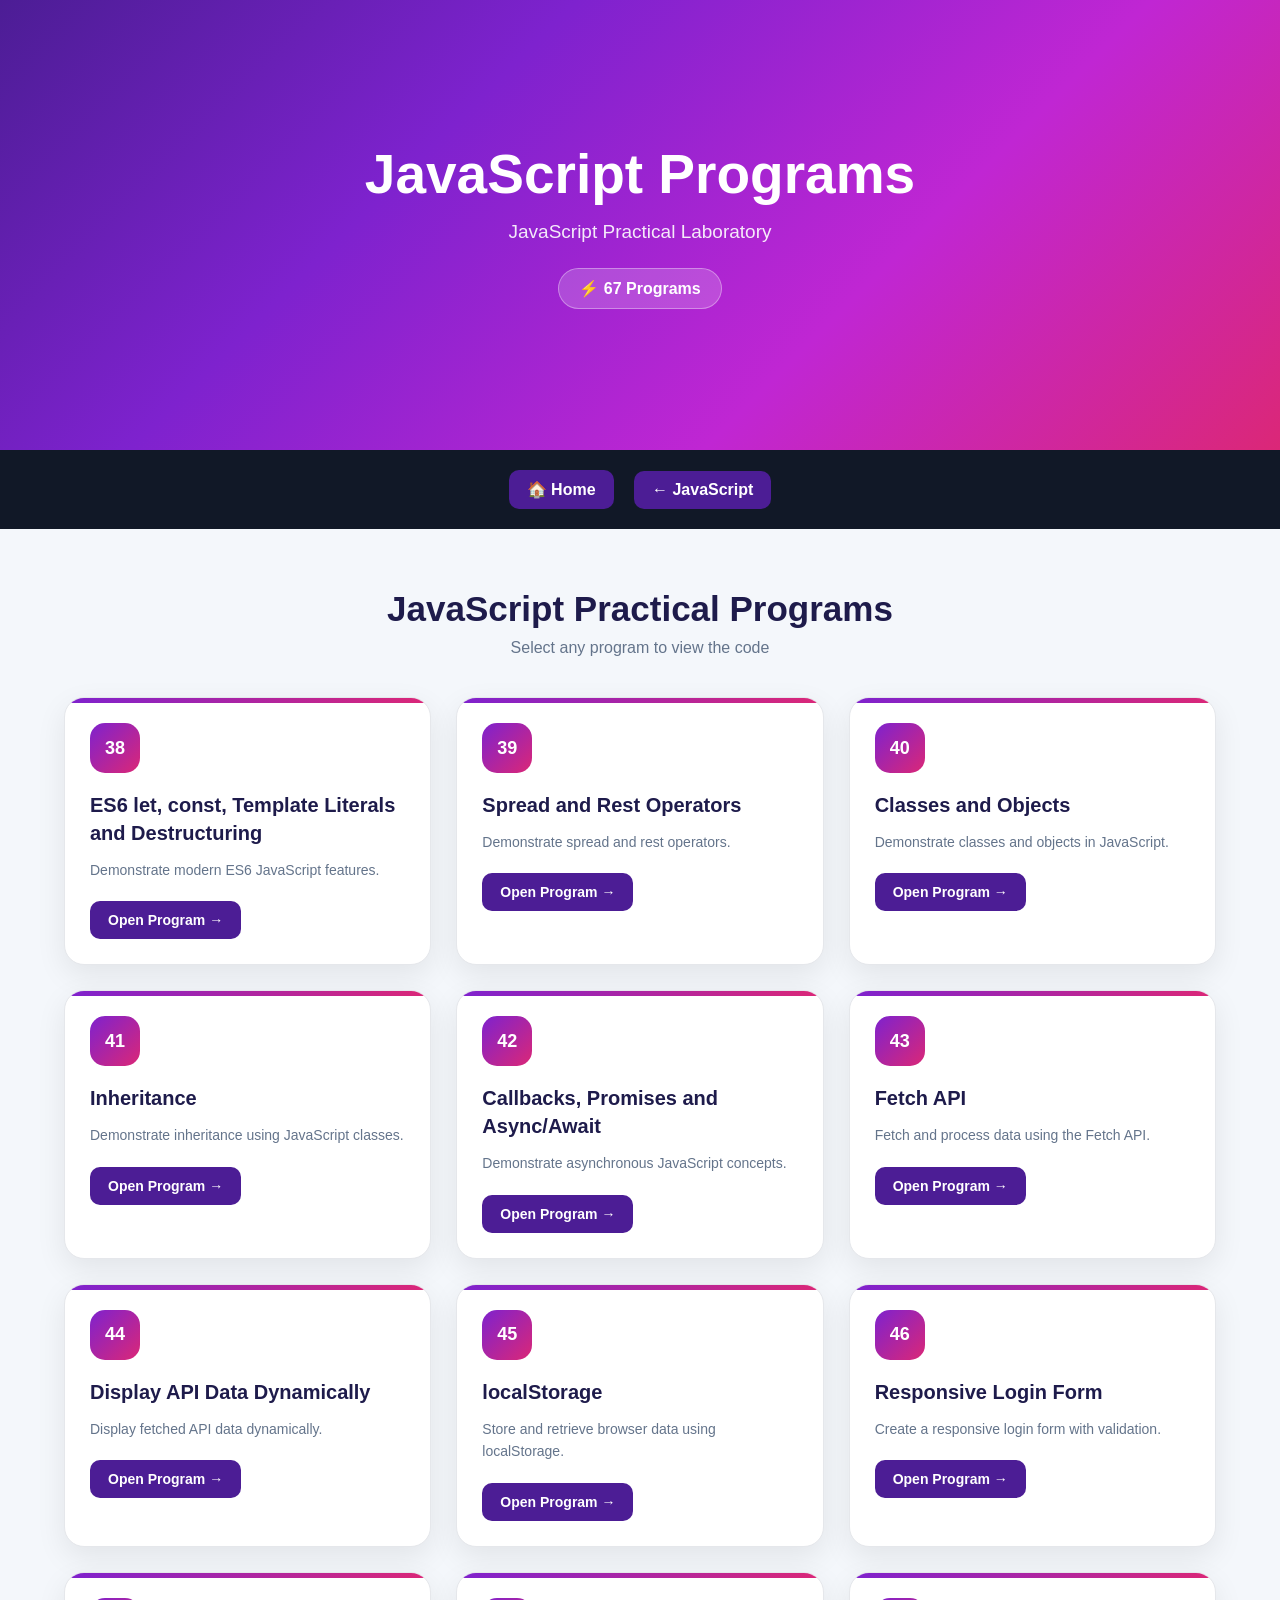
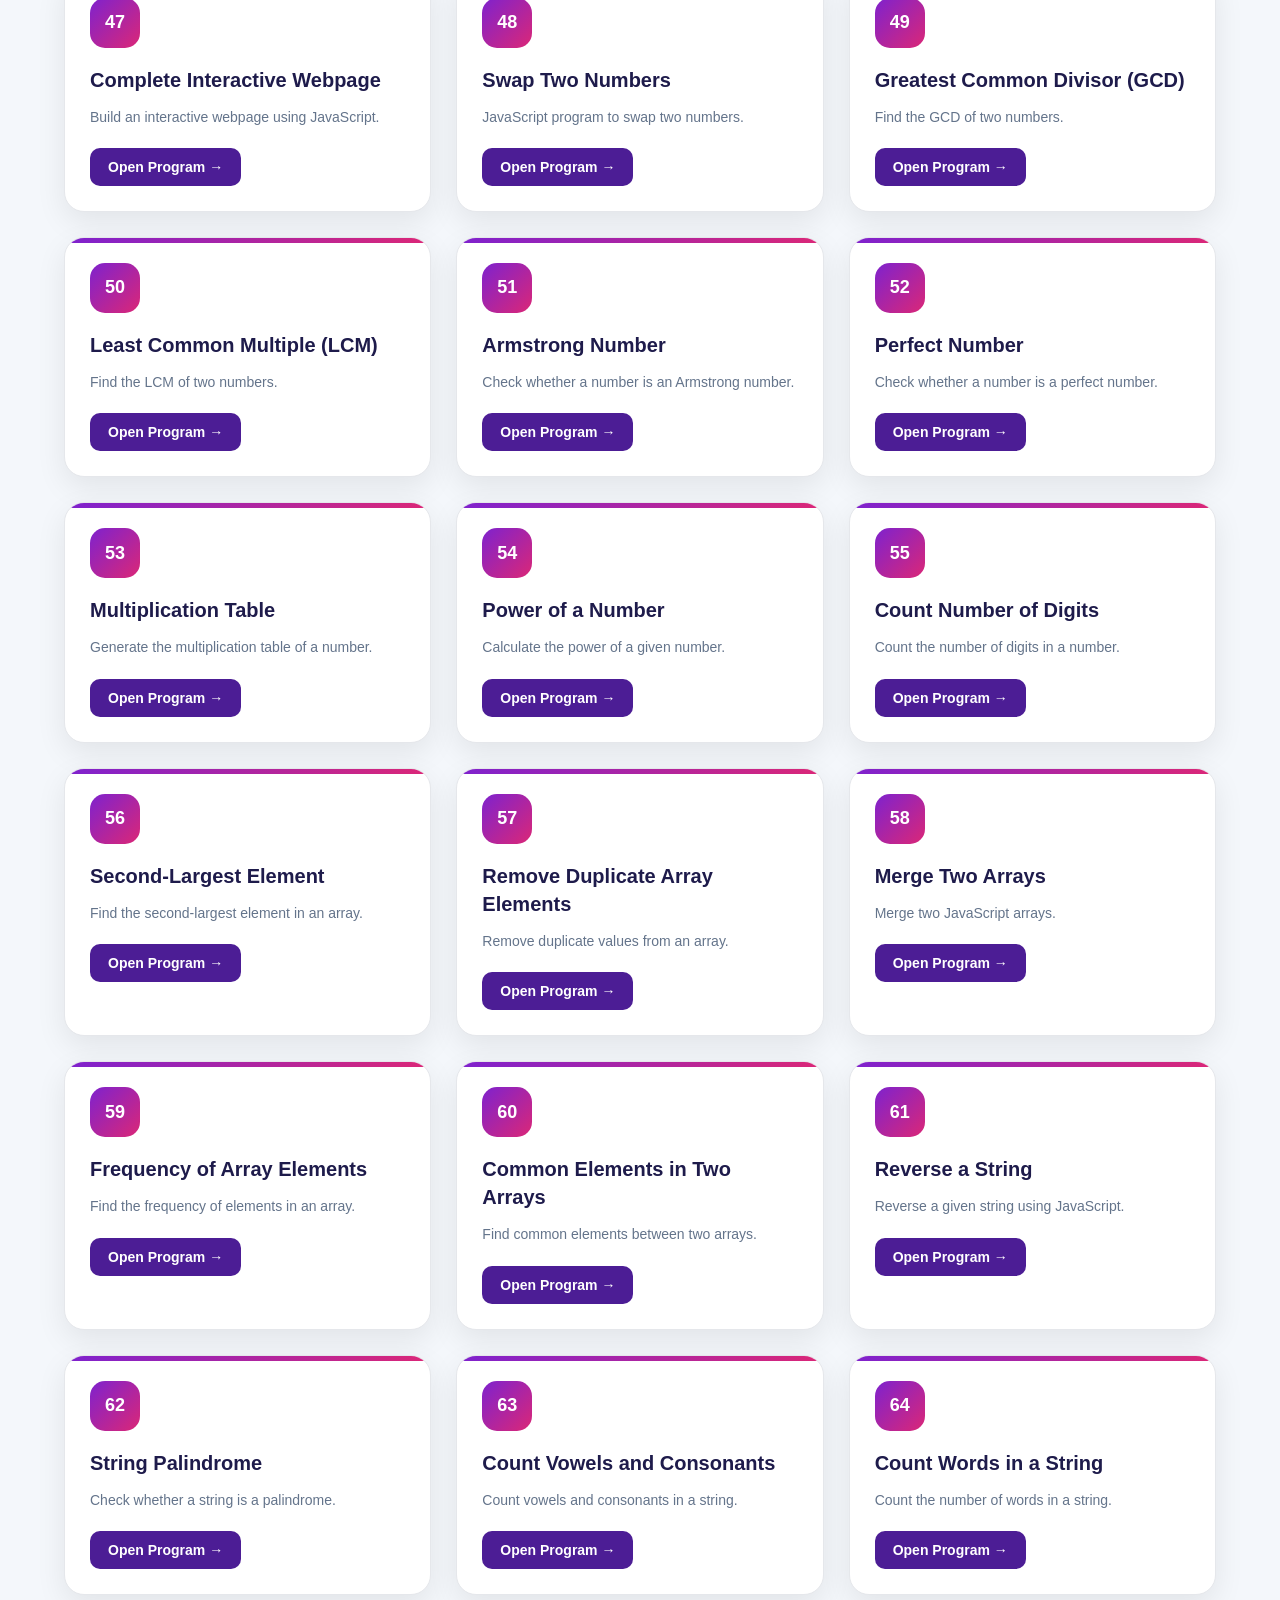
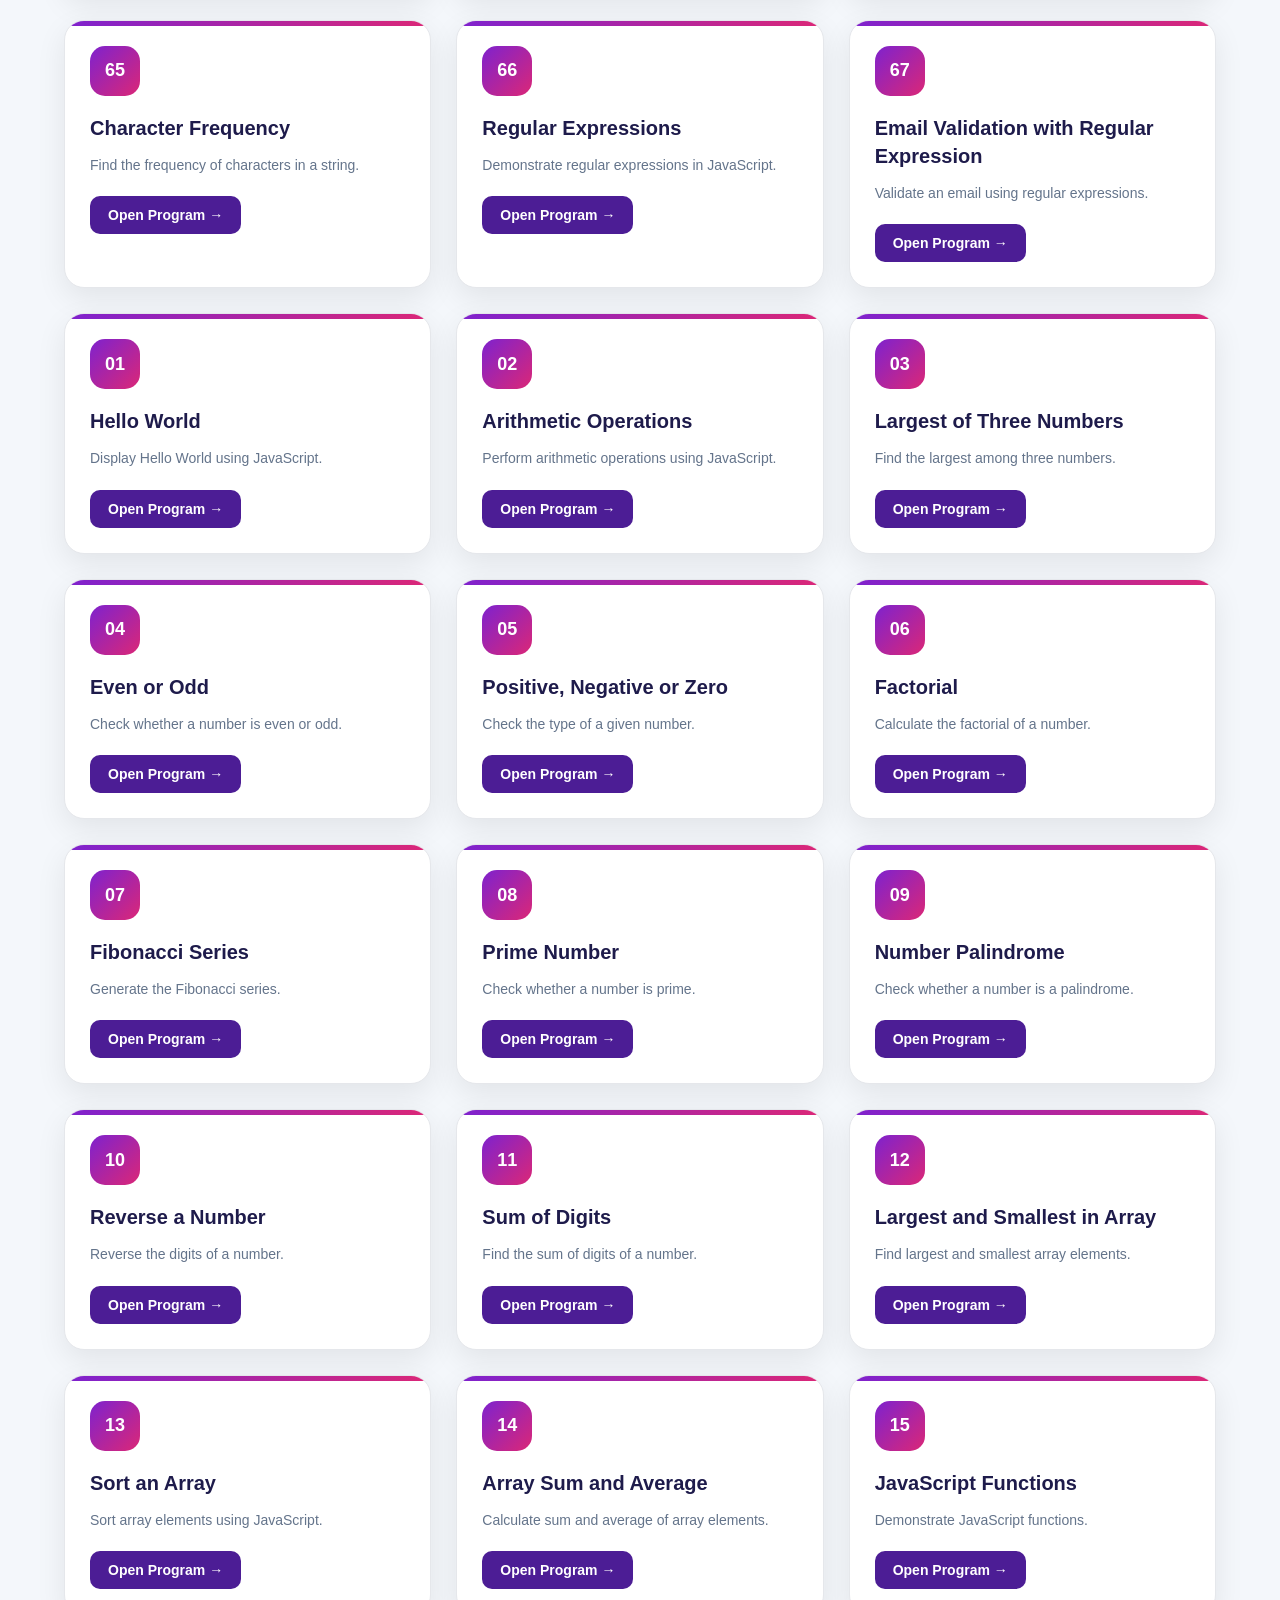
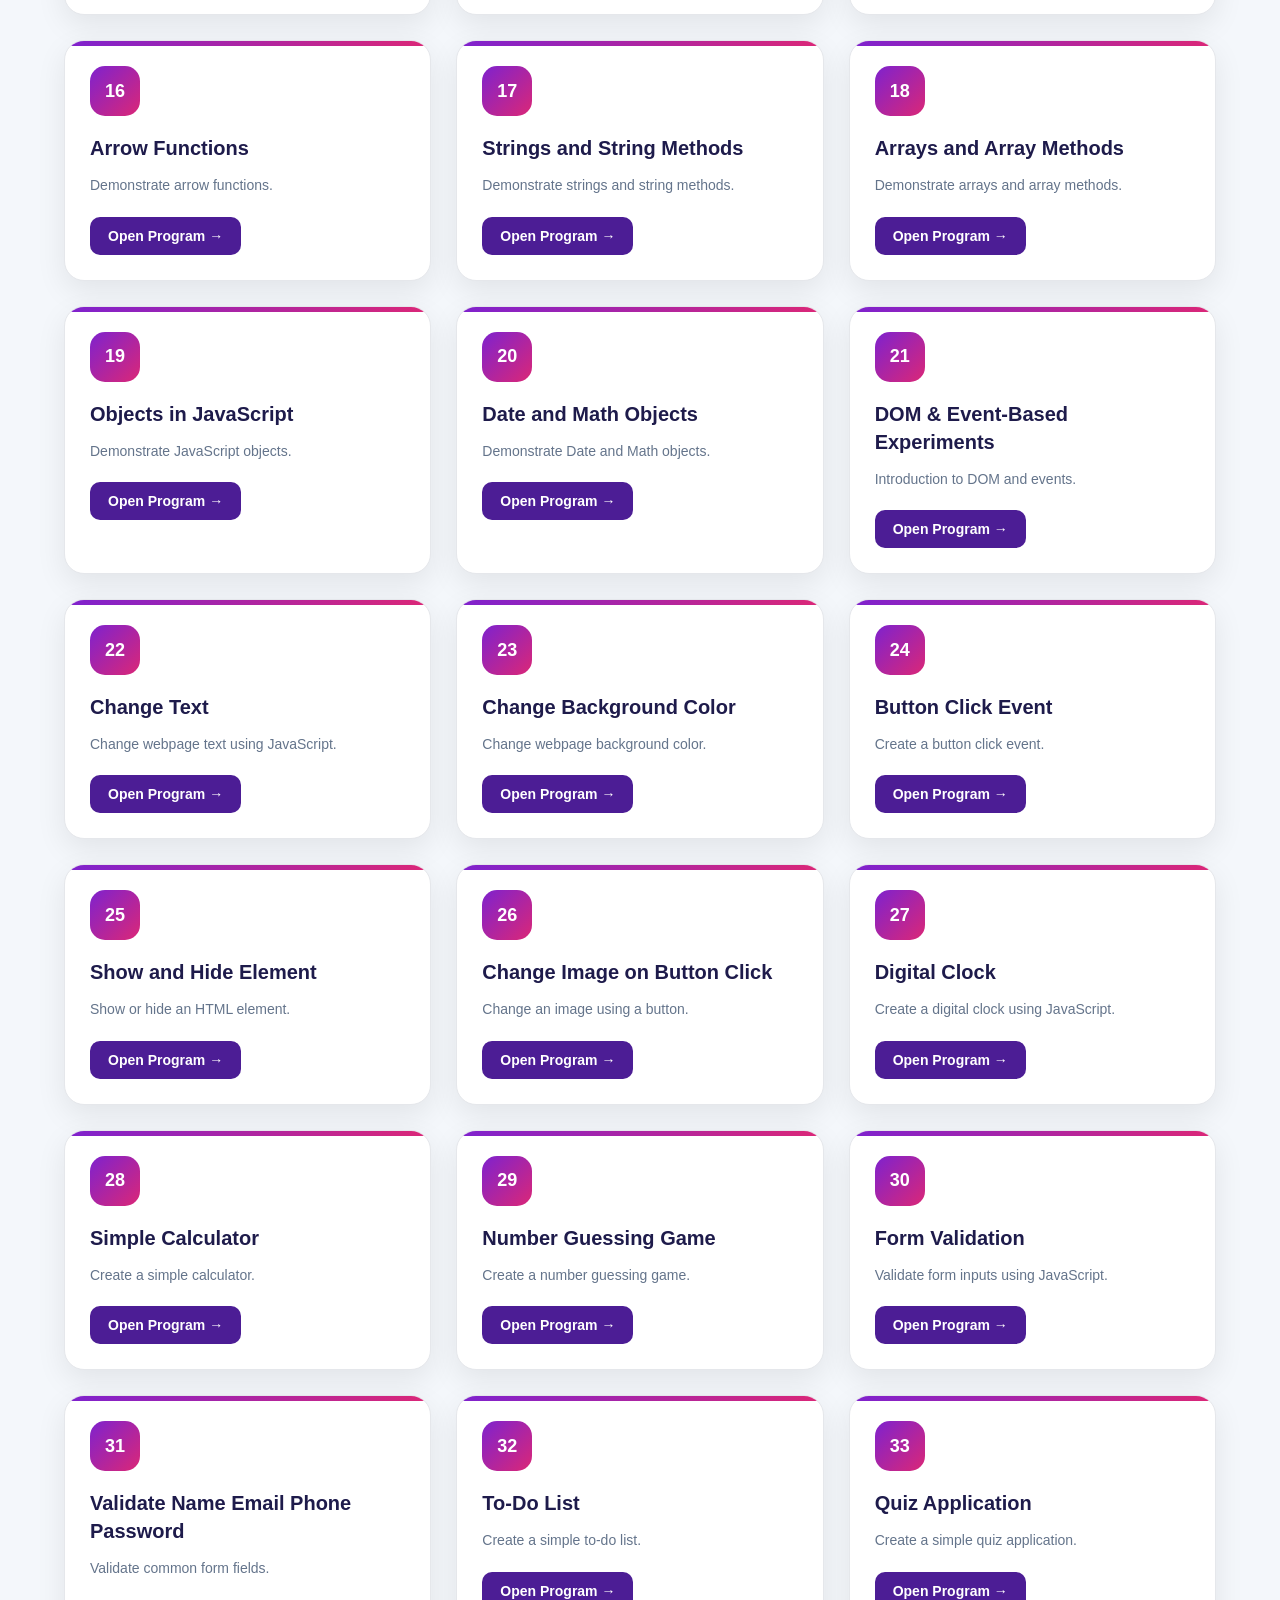
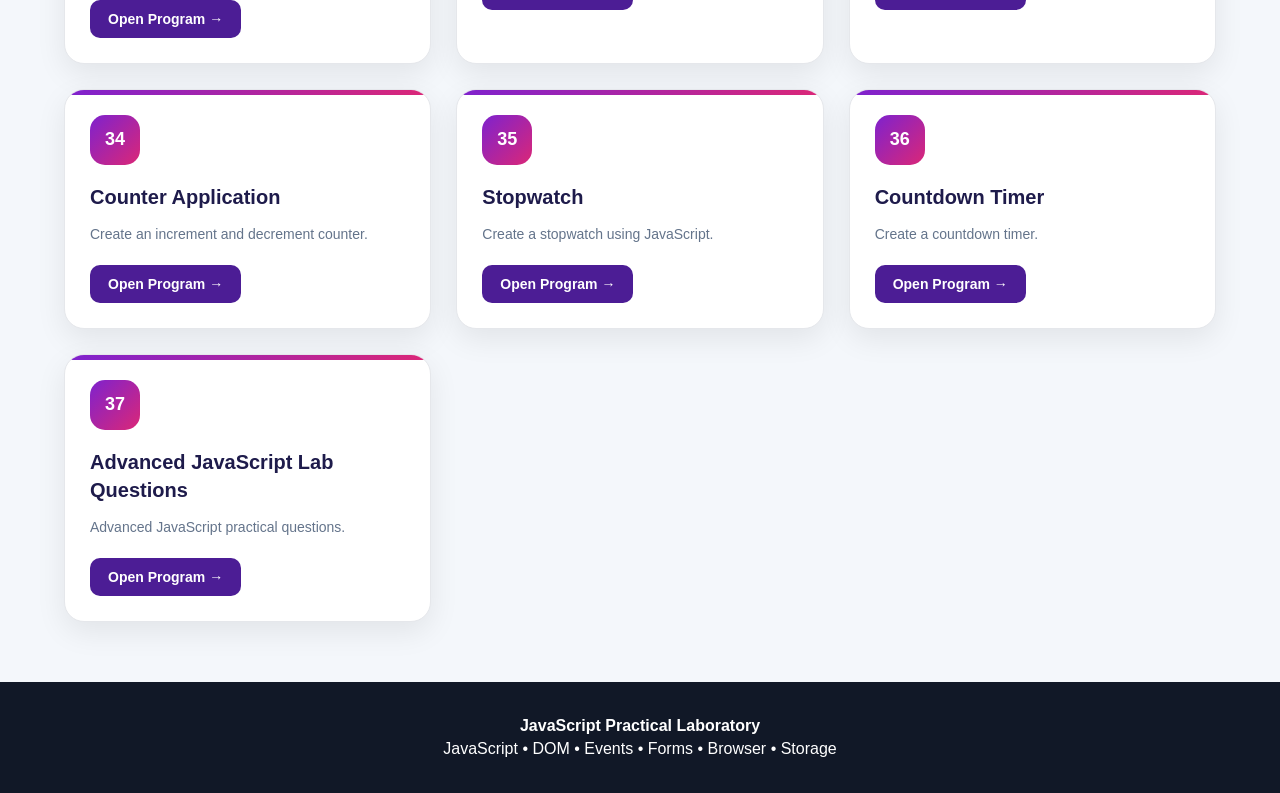
<file: basics/index.html>
<!DOCTYPE html>
<html lang="en">

<head>

<meta charset="UTF-8">
<meta name="viewport" content="width=device-width, initial-scale=1.0">

<title>JavaScript Programs</title>

<style>

/* =========================
   BASIC
========================= */

*{
    margin:0;
    padding:0;
    box-sizing:border-box;
    font-family:Arial,sans-serif;
}

html{
    scroll-behavior:smooth;
}

body{
    background:#f4f7fb;
    color:#172033;
}


/* =========================
   HERO
========================= */

header{
    min-height:50vh;

    display:flex;
    align-items:center;
    justify-content:center;

    text-align:center;

    padding:50px 20px;

    background:
    linear-gradient(
        135deg,
        #4c1d95,
        #7e22ce,
        #c026d3,
        #db2777
    );

    color:white;
}

.hero h1{
    font-size:55px;
    margin-bottom:15px;
}

.hero p{
    font-size:19px;
    opacity:.9;
    margin-bottom:25px;
}

.program-count{
    display:inline-block;

    padding:10px 20px;

    border-radius:30px;

    background:rgba(255,255,255,.18);

    border:1px solid rgba(255,255,255,.35);

    font-weight:bold;
}


/* =========================
   NAVBAR
========================= */

nav{
    position:sticky;
    top:0;

    z-index:1000;

    background:#111827;

    padding:15px;

    text-align:center;
}

nav a{
    display:inline-block;

    color:white;

    text-decoration:none;

    margin:5px 8px;

    padding:10px 18px;

    border-radius:10px;

    background:#4c1d95;

    font-weight:bold;

    transition:.3s;
}

nav a:hover{
    background:#db2777;

    transform:translateY(-3px);
}


/* =========================
   CONTAINER
========================= */

.container{
    width:90%;

    max-width:1200px;

    margin:60px auto;
}


/* =========================
   TITLE
========================= */

.title{
    text-align:center;

    margin-bottom:40px;
}

.title h2{
    font-size:35px;

    margin-bottom:10px;

    color:#1e1b4b;
}

.title p{
    color:#64748b;

    font-size:16px;
}


/* =========================
   PROGRAM GRID
========================= */

.program-grid{

    display:grid;

    grid-template-columns:
    repeat(auto-fit,minmax(280px,1fr));

    gap:25px;
}


/* =========================
   PROGRAM CARD
========================= */

.program-card{

    background:white;

    padding:25px;

    border-radius:20px;

    box-shadow:
    0 10px 30px rgba(0,0,0,.08);

    border:1px solid #e5e7eb;

    transition:.35s;

    position:relative;

    overflow:hidden;
}

.program-card::before{

    content:"";

    position:absolute;

    top:0;
    left:0;

    width:100%;
    height:5px;

    background:
    linear-gradient(
        90deg,
        #7e22ce,
        #db2777
    );
}

.program-card:hover{

    transform:translateY(-8px);

    box-shadow:
    0 20px 45px rgba(0,0,0,.14);
}


/* =========================
   NUMBER
========================= */

.number{

    width:50px;
    height:50px;

    display:flex;

    align-items:center;
    justify-content:center;

    border-radius:15px;

    background:
    linear-gradient(
        135deg,
        #7e22ce,
        #db2777
    );

    color:white;

    font-size:18px;

    font-weight:bold;

    margin-bottom:18px;
}


/* =========================
   CARD TEXT
========================= */

.program-card h3{

    font-size:20px;

    margin-bottom:12px;

    color:#1e1b4b;

    line-height:1.4;
}

.program-card p{

    color:#64748b;

    font-size:14px;

    line-height:1.6;

    margin-bottom:20px;
}


/* =========================
   OPEN BUTTON
========================= */

.open-btn{

    display:inline-block;

    text-decoration:none;

    padding:11px 18px;

    border-radius:10px;

    background:#4c1d95;

    color:white;

    font-weight:bold;

    font-size:14px;

    transition:.3s;
}

.open-btn:hover{

    background:#db2777;

    transform:scale(1.05);
}


/* =========================
   FOOTER
========================= */

footer{

    background:#111827;

    color:white;

    text-align:center;

    padding:30px;

    margin-top:60px;
}

footer p{
    margin:5px;
}


/* =========================
   MOBILE
========================= */

@media(max-width:600px){

    .hero h1{
        font-size:38px;
    }

    .hero p{
        font-size:16px;
    }

    nav a{
        margin:3px;
        font-size:13px;
    }

    .container{
        width:92%;
    }

    .program-grid{
        grid-template-columns:1fr;
    }

}

</style>

</head>


<body>


<!-- ================= HERO ================= -->

<header>

    <div class="hero">

        <h1>JavaScript Programs</h1>

        <p>
            JavaScript Practical Laboratory
        </p>

        <span class="program-count">
            ⚡ 67 Programs
        </span>

    </div>

</header>


<!-- ================= NAV ================= -->

<nav>

    <a href="../../index.html">
        🏠 Home
    </a>

    <a href="../index.html">
        ← JavaScript
    </a>

</nav>


<!-- ================= MAIN ================= -->

<main class="container">


    <div class="title">

        <h2>
            JavaScript Practical Programs
        </h2>

        <p>
            Select any program to view the code
        </p>

    </div>


    <div class="program-grid">


        <!-- 38 -->

        <div class="program-card">

            <div class="number">38</div>

            <h3>
                ES6 let, const, Template Literals and Destructuring
            </h3>

            <p>
                Demonstrate modern ES6 JavaScript features.
            </p>

            <a
                href="js-38-es6-let-const-template-destructuring.html"
                class="open-btn">
                Open Program →
            </a>

        </div>


        <!-- 39 -->

        <div class="program-card">

            <div class="number">39</div>

            <h3>
                Spread and Rest Operators
            </h3>

            <p>
                Demonstrate spread and rest operators.
            </p>

            <a
                href="js-39-spread-rest.html"
                class="open-btn">
                Open Program →
            </a>

        </div>


        <!-- 40 -->

        <div class="program-card">

            <div class="number">40</div>

            <h3>
                Classes and Objects
            </h3>

            <p>
                Demonstrate classes and objects in JavaScript.
            </p>

            <a
                href="js-40-classes-objects.html"
                class="open-btn">
                Open Program →
            </a>

        </div>


        <!-- 41 -->

        <div class="program-card">

            <div class="number">41</div>

            <h3>
                Inheritance
            </h3>

            <p>
                Demonstrate inheritance using JavaScript classes.
            </p>

            <a
                href="js-41-inheritance.html"
                class="open-btn">
                Open Program →
            </a>

        </div>


        <!-- 42 -->

        <div class="program-card">

            <div class="number">42</div>

            <h3>
                Callbacks, Promises and Async/Await
            </h3>

            <p>
                Demonstrate asynchronous JavaScript concepts.
            </p>

            <a
                href="js-42-callbacks-promises-async.html"
                class="open-btn">
                Open Program →
            </a>

        </div>


        <!-- 43 -->

        <div class="program-card">

            <div class="number">43</div>

            <h3>
                Fetch API
            </h3>

            <p>
                Fetch and process data using the Fetch API.
            </p>

            <a
                href="js-43-fetch-api.html"
                class="open-btn">
                Open Program →
            </a>

        </div>


        <!-- 44 -->

        <div class="program-card">

            <div class="number">44</div>

            <h3>
                Display API Data Dynamically
            </h3>

            <p>
                Display fetched API data dynamically.
            </p>

            <a
                href="js-44-display-api-data.html"
                class="open-btn">
                Open Program →
            </a>

        </div>


        <!-- 45 -->

        <div class="program-card">

            <div class="number">45</div>

            <h3>
                localStorage
            </h3>

            <p>
                Store and retrieve browser data using localStorage.
            </p>

            <a
                href="js-45-localstorage.html"
                class="open-btn">
                Open Program →
            </a>

        </div>


        <!-- 46 -->

        <div class="program-card">

            <div class="number">46</div>

            <h3>
                Responsive Login Form
            </h3>

            <p>
                Create a responsive login form with validation.
            </p>

            <a
                href="js-46-responsive-login.html"
                class="open-btn">
                Open Program →
            </a>

        </div>


        <!-- 47 -->

        <div class="program-card">

            <div class="number">47</div>

            <h3>
                Complete Interactive Webpage
            </h3>

            <p>
                Build an interactive webpage using JavaScript.
            </p>

            <a
                href="js-47-interactive-webpage.html"
                class="open-btn">
                Open Program →
            </a>

        </div>


        <!-- 48 -->

        <div class="program-card">

            <div class="number">48</div>

            <h3>
                Swap Two Numbers
            </h3>

            <p>
                JavaScript program to swap two numbers.
            </p>

            <a
                href="js-48-swap-two-numbers.html"
                class="open-btn">
                Open Program →
            </a>

        </div>


        <!-- 49 -->

        <div class="program-card">

            <div class="number">49</div>

            <h3>
                Greatest Common Divisor (GCD)
            </h3>

            <p>
                Find the GCD of two numbers.
            </p>

            <a
                href="js-49-gcd.html"
                class="open-btn">
                Open Program →
            </a>

        </div>


        <!-- 50 -->

        <div class="program-card">

            <div class="number">50</div>

            <h3>
                Least Common Multiple (LCM)
            </h3>

            <p>
                Find the LCM of two numbers.
            </p>

            <a
                href="js-50-lcm.html"
                class="open-btn">
                Open Program →
            </a>

        </div>


        <!-- 51 -->

        <div class="program-card">

            <div class="number">51</div>

            <h3>
                Armstrong Number
            </h3>

            <p>
                Check whether a number is an Armstrong number.
            </p>

            <a
                href="js-51-armstrong.html"
                class="open-btn">
                Open Program →
            </a>

        </div>


        <!-- 52 -->

        <div class="program-card">

            <div class="number">52</div>

            <h3>
                Perfect Number
            </h3>

            <p>
                Check whether a number is a perfect number.
            </p>

            <a
                href="js-52-perfect-number.html"
                class="open-btn">
                Open Program →
            </a>

        </div>


        <!-- 53 -->

        <div class="program-card">

            <div class="number">53</div>

            <h3>
                Multiplication Table
            </h3>

            <p>
                Generate the multiplication table of a number.
            </p>

            <a
                href="js-53-multiplication-table.html"
                class="open-btn">
                Open Program →
            </a>

        </div>


        <!-- 54 -->

        <div class="program-card">

            <div class="number">54</div>

            <h3>
                Power of a Number
            </h3>

            <p>
                Calculate the power of a given number.
            </p>

            <a
                href="js-54-power.html"
                class="open-btn">
                Open Program →
            </a>

        </div>


        <!-- 55 -->

        <div class="program-card">

            <div class="number">55</div>

            <h3>
                Count Number of Digits
            </h3>

            <p>
                Count the number of digits in a number.
            </p>

            <a
                href="js-55-count-digits.html"
                class="open-btn">
                Open Program →
            </a>

        </div>


        <!-- 56 -->

        <div class="program-card">

            <div class="number">56</div>

            <h3>
                Second-Largest Element
            </h3>

            <p>
                Find the second-largest element in an array.
            </p>

            <a
                href="js-56-second-largest.html"
                class="open-btn">
                Open Program →
            </a>

        </div>


        <!-- 57 -->

        <div class="program-card">

            <div class="number">57</div>

            <h3>
                Remove Duplicate Array Elements
            </h3>

            <p>
                Remove duplicate values from an array.
            </p>

            <a
                href="js-57-remove-duplicates.html"
                class="open-btn">
                Open Program →
            </a>

        </div>


        <!-- 58 -->

        <div class="program-card">

            <div class="number">58</div>

            <h3>
                Merge Two Arrays
            </h3>

            <p>
                Merge two JavaScript arrays.
            </p>

            <a
                href="js-58-merge-arrays.html"
                class="open-btn">
                Open Program →
            </a>

        </div>


        <!-- 59 -->

        <div class="program-card">

            <div class="number">59</div>

            <h3>
                Frequency of Array Elements
            </h3>

            <p>
                Find the frequency of elements in an array.
            </p>

            <a
                href="js-59-array-frequency.html"
                class="open-btn">
                Open Program →
            </a>

        </div>


        <!-- 60 -->

        <div class="program-card">

            <div class="number">60</div>

            <h3>
                Common Elements in Two Arrays
            </h3>

            <p>
                Find common elements between two arrays.
            </p>

            <a
                href="js-60-common-array-elements.html"
                class="open-btn">
                Open Program →
            </a>

        </div>


        <!-- 61 -->

        <div class="program-card">

            <div class="number">61</div>

            <h3>
                Reverse a String
            </h3>

            <p>
                Reverse a given string using JavaScript.
            </p>

            <a
                href="js-61-reverse-string.html"
                class="open-btn">
                Open Program →
            </a>

        </div>


        <!-- 62 -->

        <div class="program-card">

            <div class="number">62</div>

            <h3>
                String Palindrome
            </h3>

            <p>
                Check whether a string is a palindrome.
            </p>

            <a
                href="js-62-string-palindrome.html"
                class="open-btn">
                Open Program →
            </a>

        </div>


        <!-- 63 -->

        <div class="program-card">

            <div class="number">63</div>

            <h3>
                Count Vowels and Consonants
            </h3>

            <p>
                Count vowels and consonants in a string.
            </p>

            <a
                href="js-63-vowels-consonants.html"
                class="open-btn">
                Open Program →
            </a>

        </div>


        <!-- 64 -->

        <div class="program-card">

            <div class="number">64</div>

            <h3>
                Count Words in a String
            </h3>

            <p>
                Count the number of words in a string.
            </p>

            <a
                href="js-64-count-words.html"
                class="open-btn">
                Open Program →
            </a>

        </div>


        <!-- 65 -->

        <div class="program-card">

            <div class="number">65</div>

            <h3>
                Character Frequency
            </h3>

            <p>
                Find the frequency of characters in a string.
            </p>

            <a
                href="js-65-character-frequency.html"
                class="open-btn">
                Open Program →
            </a>

        </div>


        <!-- 66 -->

        <div class="program-card">

            <div class="number">66</div>

            <h3>
                Regular Expressions
            </h3>

            <p>
                Demonstrate regular expressions in JavaScript.
            </p>

            <a
                href="js-66-regex.html"
                class="open-btn">
                Open Program →
            </a>

        </div>


        <!-- 67 -->

        <div class="program-card">

            <div class="number">67</div>

            <h3>
                Email Validation with Regular Expression
            </h3>

            <p>
                Validate an email using regular expressions.
            </p>

            <a
                href="js-67-email-regex.html"
                class="open-btn">
                Open Program →
            </a>

        </div>


        <!-- 01 -->

        <div class="program-card">

            <div class="number">01</div>

            <h3>Hello World</h3>

            <p>
                Display Hello World using JavaScript.
            </p>

            <a
                href="js-01-hello-world.html"
                class="open-btn">
                Open Program →
            </a>

        </div>


        <!-- 02 -->

        <div class="program-card">

            <div class="number">02</div>

            <h3>Arithmetic Operations</h3>

            <p>
                Perform arithmetic operations using JavaScript.
            </p>

            <a
                href="js-02-arithmetic.html"
                class="open-btn">
                Open Program →
            </a>

        </div>


        <!-- 03 -->

        <div class="program-card">

            <div class="number">03</div>

            <h3>Largest of Three Numbers</h3>

            <p>
                Find the largest among three numbers.
            </p>

            <a
                href="js-03-largest-three.html"
                class="open-btn">
                Open Program →
            </a>

        </div>


        <!-- 04 -->

        <div class="program-card">

            <div class="number">04</div>

            <h3>Even or Odd</h3>

            <p>
                Check whether a number is even or odd.
            </p>

            <a
                href="js-04-even-odd.html"
                class="open-btn">
                Open Program →
            </a>

        </div>


        <!-- 05 -->

        <div class="program-card">

            <div class="number">05</div>

            <h3>Positive, Negative or Zero</h3>

            <p>
                Check the type of a given number.
            </p>

            <a
                href="js-05-positive-negative-zero.html"
                class="open-btn">
                Open Program →
            </a>

        </div>


        <!-- 06 -->

        <div class="program-card">

            <div class="number">06</div>

            <h3>Factorial</h3>

            <p>
                Calculate the factorial of a number.
            </p>

            <a
                href="js-06-factorial.html"
                class="open-btn">
                Open Program →
            </a>

        </div>


        <!-- 07 -->

        <div class="program-card">

            <div class="number">07</div>

            <h3>Fibonacci Series</h3>

            <p>
                Generate the Fibonacci series.
            </p>

            <a
                href="js-07-fibonacci.html"
                class="open-btn">
                Open Program →
            </a>

        </div>


        <!-- 08 -->

        <div class="program-card">

            <div class="number">08</div>

            <h3>Prime Number</h3>

            <p>
                Check whether a number is prime.
            </p>

            <a
                href="js-08-prime.html"
                class="open-btn">
                Open Program →
            </a>

        </div>


        <!-- 09 -->

        <div class="program-card">

            <div class="number">09</div>

            <h3>Number Palindrome</h3>

            <p>
                Check whether a number is a palindrome.
            </p>

            <a
                href="js-09-palindrome-number.html"
                class="open-btn">
                Open Program →
            </a>

        </div>


        <!-- 10 -->

        <div class="program-card">

            <div class="number">10</div>

            <h3>Reverse a Number</h3>

            <p>
                Reverse the digits of a number.
            </p>

            <a
                href="js-10-reverse-number.html"
                class="open-btn">
                Open Program →
            </a>

        </div>


        <!-- 11 -->

        <div class="program-card">

            <div class="number">11</div>

            <h3>Sum of Digits</h3>

            <p>
                Find the sum of digits of a number.
            </p>

            <a
                href="js-11-sum-digits.html"
                class="open-btn">
                Open Program →
            </a>

        </div>


        <!-- 12 -->

        <div class="program-card">

            <div class="number">12</div>

            <h3>Largest and Smallest in Array</h3>

            <p>
                Find largest and smallest array elements.
            </p>

            <a
                href="js-12-array-largest-smallest.html"
                class="open-btn">
                Open Program →
            </a>

        </div>


        <!-- 13 -->

        <div class="program-card">

            <div class="number">13</div>

            <h3>Sort an Array</h3>

            <p>
                Sort array elements using JavaScript.
            </p>

            <a
                href="js-13-array-sort.html"
                class="open-btn">
                Open Program →
            </a>

        </div>


        <!-- 14 -->

        <div class="program-card">

            <div class="number">14</div>

            <h3>Array Sum and Average</h3>

            <p>
                Calculate sum and average of array elements.
            </p>

            <a
                href="js-14-array-sum-average.html"
                class="open-btn">
                Open Program →
            </a>

        </div>


        <!-- 15 -->

        <div class="program-card">

            <div class="number">15</div>

            <h3>JavaScript Functions</h3>

            <p>
                Demonstrate JavaScript functions.
            </p>

            <a
                href="js-15-functions.html"
                class="open-btn">
                Open Program →
            </a>

        </div>


        <!-- 16 -->

        <div class="program-card">

            <div class="number">16</div>

            <h3>Arrow Functions</h3>

            <p>
                Demonstrate arrow functions.
            </p>

            <a
                href="js-16-arrow-functions.html"
                class="open-btn">
                Open Program →
            </a>

        </div>


        <!-- 17 -->

        <div class="program-card">

            <div class="number">17</div>

            <h3>Strings and String Methods</h3>

            <p>
                Demonstrate strings and string methods.
            </p>

            <a
                href="js-17-strings-methods.html"
                class="open-btn">
                Open Program →
            </a>

        </div>


        <!-- 18 -->

        <div class="program-card">

            <div class="number">18</div>

            <h3>Arrays and Array Methods</h3>

            <p>
                Demonstrate arrays and array methods.
            </p>

            <a
                href="js-18-arrays-methods.html"
                class="open-btn">
                Open Program →
            </a>

        </div>


        <!-- 19 -->

        <div class="program-card">

            <div class="number">19</div>

            <h3>Objects in JavaScript</h3>

            <p>
                Demonstrate JavaScript objects.
            </p>

            <a
                href="js-19-objects.html"
                class="open-btn">
                Open Program →
            </a>

        </div>


        <!-- 20 -->

        <div class="program-card">

            <div class="number">20</div>

            <h3>Date and Math Objects</h3>

            <p>
                Demonstrate Date and Math objects.
            </p>

            <a
                href="js-20-date-math.html"
                class="open-btn">
                Open Program →
            </a>

        </div>


        <!-- 21 -->

        <div class="program-card">

            <div class="number">21</div>

            <h3>DOM & Event-Based Experiments</h3>

            <p>
                Introduction to DOM and events.
            </p>

            <a
                href="js-21-dom-event-intro.html"
                class="open-btn">
                Open Program →
            </a>

        </div>


        <!-- 22 -->

        <div class="program-card">

            <div class="number">22</div>

            <h3>Change Text</h3>

            <p>
                Change webpage text using JavaScript.
            </p>

            <a
                href="js-22-change-text.html"
                class="open-btn">
                Open Program →
            </a>

        </div>


        <!-- 23 -->

        <div class="program-card">

            <div class="number">23</div>

            <h3>Change Background Color</h3>

            <p>
                Change webpage background color.
            </p>

            <a
                href="js-23-change-background.html"
                class="open-btn">
                Open Program →
            </a>

        </div>


        <!-- 24 -->

        <div class="program-card">

            <div class="number">24</div>

            <h3>Button Click Event</h3>

            <p>
                Create a button click event.
            </p>

            <a
                href="js-24-button-click.html"
                class="open-btn">
                Open Program →
            </a>

        </div>


        <!-- 25 -->

        <div class="program-card">

            <div class="number">25</div>

            <h3>Show and Hide Element</h3>

            <p>
                Show or hide an HTML element.
            </p>

            <a
                href="js-25-show-hide.html"
                class="open-btn">
                Open Program →
            </a>

        </div>


        <!-- 26 -->

        <div class="program-card">

            <div class="number">26</div>

            <h3>Change Image on Button Click</h3>

            <p>
                Change an image using a button.
            </p>

            <a
                href="js-26-change-image.html"
                class="open-btn">
                Open Program →
            </a>

        </div>


        <!-- 27 -->

        <div class="program-card">

            <div class="number">27</div>

            <h3>Digital Clock</h3>

            <p>
                Create a digital clock using JavaScript.
            </p>

            <a
                href="js-27-digital-clock.html"
                class="open-btn">
                Open Program →
            </a>

        </div>


        <!-- 28 -->

        <div class="program-card">

            <div class="number">28</div>

            <h3>Simple Calculator</h3>

            <p>
                Create a simple calculator.
            </p>

            <a
                href="js-28-simple-calculator.html"
                class="open-btn">
                Open Program →
            </a>

        </div>


        <!-- 29 -->

        <div class="program-card">

            <div class="number">29</div>

            <h3>Number Guessing Game</h3>

            <p>
                Create a number guessing game.
            </p>

            <a
                href="js-29-number-guessing.html"
                class="open-btn">
                Open Program →
            </a>

        </div>


        <!-- 30 -->

        <div class="program-card">

            <div class="number">30</div>

            <h3>Form Validation</h3>

            <p>
                Validate form inputs using JavaScript.
            </p>

            <a
                href="js-30-form-validation.html"
                class="open-btn">
                Open Program →
            </a>

        </div>


        <!-- 31 -->

        <div class="program-card">

            <div class="number">31</div>

            <h3>Validate Name Email Phone Password</h3>

            <p>
                Validate common form fields.
            </p>

            <a
                href="js-31-validate-fields.html"
                class="open-btn">
                Open Program →
            </a>

        </div>


        <!-- 32 -->

        <div class="program-card">

            <div class="number">32</div>

            <h3>To-Do List</h3>

            <p>
                Create a simple to-do list.
            </p>

            <a
                href="js-32-todo-list.html"
                class="open-btn">
                Open Program →
            </a>

        </div>


        <!-- 33 -->

        <div class="program-card">

            <div class="number">33</div>

            <h3>Quiz Application</h3>

            <p>
                Create a simple quiz application.
            </p>

            <a
                href="js-33-quiz.html"
                class="open-btn">
                Open Program →
            </a>

        </div>


        <!-- 34 -->

        <div class="program-card">

            <div class="number">34</div>

            <h3>Counter Application</h3>

            <p>
                Create an increment and decrement counter.
            </p>

            <a
                href="js-34-counter.html"
                class="open-btn">
                Open Program →
            </a>

        </div>


        <!-- 35 -->

        <div class="program-card">

            <div class="number">35</div>

            <h3>Stopwatch</h3>

            <p>
                Create a stopwatch using JavaScript.
            </p>

            <a
                href="js-35-stopwatch.html"
                class="open-btn">
                Open Program →
            </a>

        </div>


        <!-- 36 -->

        <div class="program-card">

            <div class="number">36</div>

            <h3>Countdown Timer</h3>

            <p>
                Create a countdown timer.
            </p>

            <a
                href="js-36-countdown.html"
                class="open-btn">
                Open Program →
            </a>

        </div>


        <!-- 37 -->

        <div class="program-card">

            <div class="number">37</div>

            <h3>Advanced JavaScript Lab Questions</h3>

            <p>
                Advanced JavaScript practical questions.
            </p>

            <a
                href="js-37-advanced-lab.html"
                class="open-btn">
                Open Program →
            </a>

        </div>


    </div>


</main>


<!-- ================= FOOTER ================= -->

<footer>

    <p>
        <strong>JavaScript Practical Laboratory</strong>
    </p>

    <p>
        JavaScript • DOM • Events • Forms • Browser • Storage
    </p>

</footer>


</body>
</html>
</file>
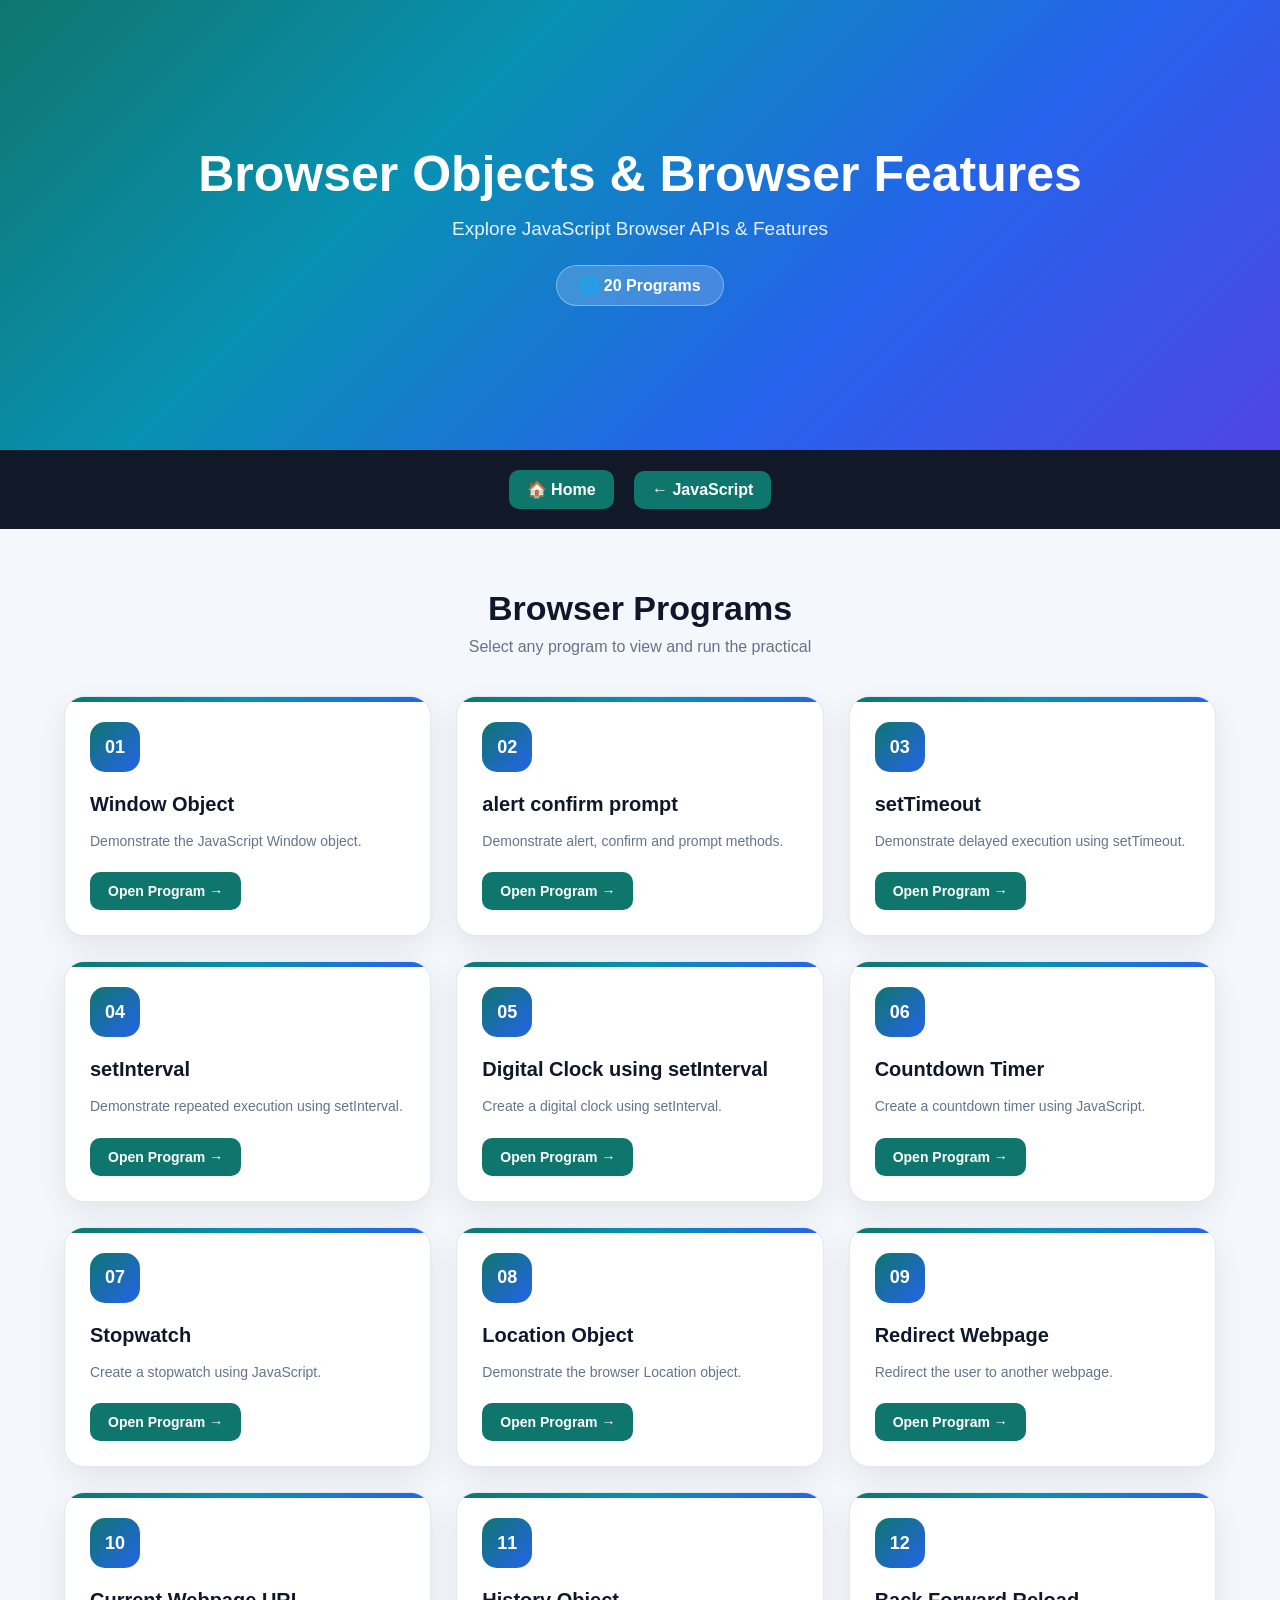
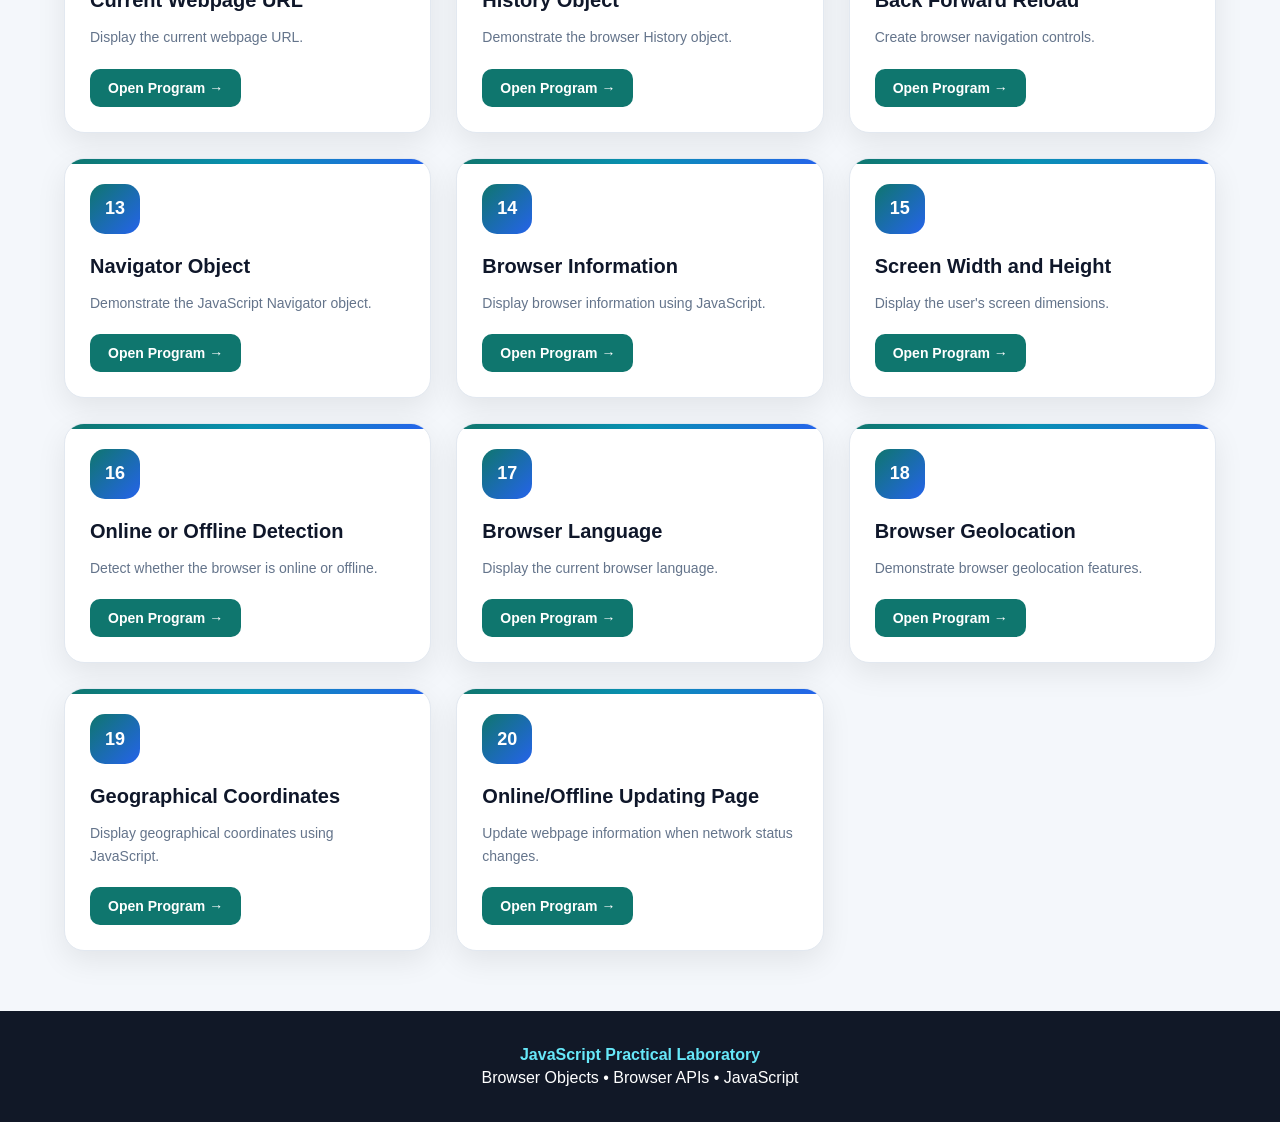
<file: browser/index.html>
<!DOCTYPE html>
<html lang="en">

<head>

<meta charset="UTF-8">
<meta name="viewport" content="width=device-width, initial-scale=1.0">

<title>Browser Objects & Browser Features</title>

<style>

*{
    margin:0;
    padding:0;
    box-sizing:border-box;
    font-family:Arial,sans-serif;
}

html{
    scroll-behavior:smooth;
}

body{
    background:#f4f7fb;
    color:#172033;
}


/* =========================
   HERO
========================= */

header{
    min-height:50vh;

    display:flex;
    align-items:center;
    justify-content:center;

    text-align:center;

    padding:50px 20px;

    background:
    linear-gradient(
        135deg,
        #0f766e,
        #0891b2,
        #2563eb,
        #4f46e5
    );

    color:white;
}

.hero h1{
    font-size:50px;
    margin-bottom:15px;
}

.hero p{
    font-size:19px;
    opacity:.9;
    margin-bottom:25px;
}

.program-count{
    display:inline-block;

    padding:10px 22px;

    border-radius:30px;

    background:rgba(255,255,255,.18);

    border:1px solid rgba(255,255,255,.35);

    font-weight:bold;
}


/* =========================
   NAVBAR
========================= */

nav{
    position:sticky;
    top:0;

    z-index:1000;

    background:#111827;

    padding:15px;

    text-align:center;
}

nav a{
    display:inline-block;

    color:white;

    text-decoration:none;

    margin:5px 8px;

    padding:10px 18px;

    border-radius:10px;

    background:#0f766e;

    font-weight:bold;

    transition:.3s;
}

nav a:hover{
    background:#06b6d4;

    transform:translateY(-3px);
}


/* =========================
   CONTAINER
========================= */

.container{
    width:90%;

    max-width:1200px;

    margin:60px auto;
}


/* =========================
   TITLE
========================= */

.title{
    text-align:center;

    margin-bottom:40px;
}

.title h2{
    font-size:34px;

    margin-bottom:10px;

    color:#0f172a;
}

.title p{
    color:#64748b;

    font-size:16px;
}


/* =========================
   PROGRAM GRID
========================= */

.program-grid{

    display:grid;

    grid-template-columns:
    repeat(auto-fit,minmax(280px,1fr));

    gap:25px;
}


/* =========================
   PROGRAM CARD
========================= */

.program-card{

    background:white;

    padding:25px;

    border-radius:20px;

    box-shadow:
    0 10px 30px rgba(0,0,0,.08);

    border:1px solid #e2e8f0;

    transition:.35s;

    position:relative;

    overflow:hidden;
}

.program-card::before{

    content:"";

    position:absolute;

    top:0;
    left:0;

    width:100%;
    height:5px;

    background:
    linear-gradient(
        90deg,
        #0f766e,
        #0891b2,
        #2563eb
    );
}

.program-card:hover{

    transform:translateY(-8px);

    box-shadow:
    0 20px 45px rgba(0,0,0,.14);
}


/* =========================
   NUMBER
========================= */

.number{

    width:50px;
    height:50px;

    display:flex;

    align-items:center;
    justify-content:center;

    border-radius:15px;

    background:
    linear-gradient(
        135deg,
        #0f766e,
        #2563eb
    );

    color:white;

    font-size:18px;

    font-weight:bold;

    margin-bottom:18px;
}


/* =========================
   CARD TEXT
========================= */

.program-card h3{

    font-size:20px;

    margin-bottom:12px;

    color:#0f172a;

    line-height:1.4;
}

.program-card p{

    color:#64748b;

    font-size:14px;

    line-height:1.6;

    margin-bottom:20px;
}


/* =========================
   BUTTON
========================= */

.open-btn{

    display:inline-block;

    text-decoration:none;

    padding:11px 18px;

    border-radius:10px;

    background:#0f766e;

    color:white;

    font-weight:bold;

    font-size:14px;

    transition:.3s;
}

.open-btn:hover{

    background:#2563eb;

    transform:scale(1.05);
}


/* =========================
   FOOTER
========================= */

footer{

    background:#111827;

    color:white;

    text-align:center;

    padding:30px;

    margin-top:60px;
}

footer p{
    margin:5px;
}

footer strong{
    color:#67e8f9;
}


/* =========================
   MOBILE
========================= */

@media(max-width:600px){

    .hero h1{
        font-size:35px;
    }

    .hero p{
        font-size:16px;
    }

    nav a{
        margin:3px;

        font-size:13px;
    }

    .container{
        width:92%;
    }

    .program-grid{
        grid-template-columns:1fr;
    }

}

</style>

</head>


<body>


<!-- =========================
     HERO
========================= -->

<header>

    <div class="hero">

        <h1>
            Browser Objects & Browser Features
        </h1>

        <p>
            Explore JavaScript Browser APIs & Features
        </p>

        <span class="program-count">
            🌐 20 Programs
        </span>

    </div>

</header>


<!-- =========================
     NAVBAR
========================= -->

<nav>

    <a href="../../index.html">
        🏠 Home
    </a>

    <a href="../index.html">
        ← JavaScript
    </a>

</nav>


<!-- =========================
     MAIN CONTENT
========================= -->

<main class="container">


    <div class="title">

        <h2>
            Browser Programs
        </h2>

        <p>
            Select any program to view and run the practical
        </p>

    </div>


    <div class="program-grid">


        <!-- 01 -->

        <div class="program-card">

            <div class="number">01</div>

            <h3>
                Window Object
            </h3>

            <p>
                Demonstrate the JavaScript Window object.
            </p>

            <a
                href="browser-01-window.html"
                class="open-btn">

                Open Program →

            </a>

        </div>


        <!-- 02 -->

        <div class="program-card">

            <div class="number">02</div>

            <h3>
                alert confirm prompt
            </h3>

            <p>
                Demonstrate alert, confirm and prompt methods.
            </p>

            <a
                href="browser-02-alert-confirm-prompt.html"
                class="open-btn">

                Open Program →

            </a>

        </div>


        <!-- 03 -->

        <div class="program-card">

            <div class="number">03</div>

            <h3>
                setTimeout
            </h3>

            <p>
                Demonstrate delayed execution using setTimeout.
            </p>

            <a
                href="browser-03-settimeout.html"
                class="open-btn">

                Open Program →

            </a>

        </div>


        <!-- 04 -->

        <div class="program-card">

            <div class="number">04</div>

            <h3>
                setInterval
            </h3>

            <p>
                Demonstrate repeated execution using setInterval.
            </p>

            <a
                href="browser-04-setinterval.html"
                class="open-btn">

                Open Program →

            </a>

        </div>


        <!-- 05 -->

        <div class="program-card">

            <div class="number">05</div>

            <h3>
                Digital Clock using setInterval
            </h3>

            <p>
                Create a digital clock using setInterval.
            </p>

            <a
                href="browser-05-digital-clock.html"
                class="open-btn">

                Open Program →

            </a>

        </div>


        <!-- 06 -->

        <div class="program-card">

            <div class="number">06</div>

            <h3>
                Countdown Timer
            </h3>

            <p>
                Create a countdown timer using JavaScript.
            </p>

            <a
                href="browser-06-countdown.html"
                class="open-btn">

                Open Program →

            </a>

        </div>


        <!-- 07 -->

        <div class="program-card">

            <div class="number">07</div>

            <h3>
                Stopwatch
            </h3>

            <p>
                Create a stopwatch using JavaScript.
            </p>

            <a
                href="browser-07-stopwatch.html"
                class="open-btn">

                Open Program →

            </a>

        </div>


        <!-- 08 -->

        <div class="program-card">

            <div class="number">08</div>

            <h3>
                Location Object
            </h3>

            <p>
                Demonstrate the browser Location object.
            </p>

            <a
                href="browser-08-location.html"
                class="open-btn">

                Open Program →

            </a>

        </div>


        <!-- 09 -->

        <div class="program-card">

            <div class="number">09</div>

            <h3>
                Redirect Webpage
            </h3>

            <p>
                Redirect the user to another webpage.
            </p>

            <a
                href="browser-09-redirect.html"
                class="open-btn">

                Open Program →

            </a>

        </div>


        <!-- 10 -->

        <div class="program-card">

            <div class="number">10</div>

            <h3>
                Current Webpage URL
            </h3>

            <p>
                Display the current webpage URL.
            </p>

            <a
                href="browser-10-current-url.html"
                class="open-btn">

                Open Program →

            </a>

        </div>


        <!-- 11 -->

        <div class="program-card">

            <div class="number">11</div>

            <h3>
                History Object
            </h3>

            <p>
                Demonstrate the browser History object.
            </p>

            <a
                href="browser-11-history.html"
                class="open-btn">

                Open Program →

            </a>

        </div>


        <!-- 12 -->

        <div class="program-card">

            <div class="number">12</div>

            <h3>
                Back Forward Reload
            </h3>

            <p>
                Create browser navigation controls.
            </p>

            <a
                href="browser-12-history-controls.html"
                class="open-btn">

                Open Program →

            </a>

        </div>


        <!-- 13 -->

        <div class="program-card">

            <div class="number">13</div>

            <h3>
                Navigator Object
            </h3>

            <p>
                Demonstrate the JavaScript Navigator object.
            </p>

            <a
                href="browser-13-navigator.html"
                class="open-btn">

                Open Program →

            </a>

        </div>


        <!-- 14 -->

        <div class="program-card">

            <div class="number">14</div>

            <h3>
                Browser Information
            </h3>

            <p>
                Display browser information using JavaScript.
            </p>

            <a
                href="browser-14-browser-info.html"
                class="open-btn">

                Open Program →

            </a>

        </div>


        <!-- 15 -->

        <div class="program-card">

            <div class="number">15</div>

            <h3>
                Screen Width and Height
            </h3>

            <p>
                Display the user's screen dimensions.
            </p>

            <a
                href="browser-15-screen-size.html"
                class="open-btn">

                Open Program →

            </a>

        </div>


        <!-- 16 -->

        <div class="program-card">

            <div class="number">16</div>

            <h3>
                Online or Offline Detection
            </h3>

            <p>
                Detect whether the browser is online or offline.
            </p>

            <a
                href="browser-16-online-offline.html"
                class="open-btn">

                Open Program →

            </a>

        </div>


        <!-- 17 -->

        <div class="program-card">

            <div class="number">17</div>

            <h3>
                Browser Language
            </h3>

            <p>
                Display the current browser language.
            </p>

            <a
                href="browser-17-browser-language.html"
                class="open-btn">

                Open Program →

            </a>

        </div>


        <!-- 18 -->

        <div class="program-card">

            <div class="number">18</div>

            <h3>
                Browser Geolocation
            </h3>

            <p>
                Demonstrate browser geolocation features.
            </p>

            <a
                href="browser-18-geolocation.html"
                class="open-btn">

                Open Program →

            </a>

        </div>


        <!-- 19 -->

        <div class="program-card">

            <div class="number">19</div>

            <h3>
                Geographical Coordinates
            </h3>

            <p>
                Display geographical coordinates using JavaScript.
            </p>

            <a
                href="browser-19-coordinates.html"
                class="open-btn">

                Open Program →

            </a>

        </div>


        <!-- 20 -->

        <div class="program-card">

            <div class="number">20</div>

            <h3>
                Online/Offline Updating Page
            </h3>

            <p>
                Update webpage information when network status changes.
            </p>

            <a
                href="browser-20-online-offline-update.html"
                class="open-btn">

                Open Program →

            </a>

        </div>


    </div>

</main>


<!-- =========================
     FOOTER
========================= -->

<footer>

    <p>
        <strong>JavaScript Practical Laboratory</strong>
    </p>

    <p>
        Browser Objects • Browser APIs • JavaScript
    </p>

</footer>


</body>

</html>
</file>
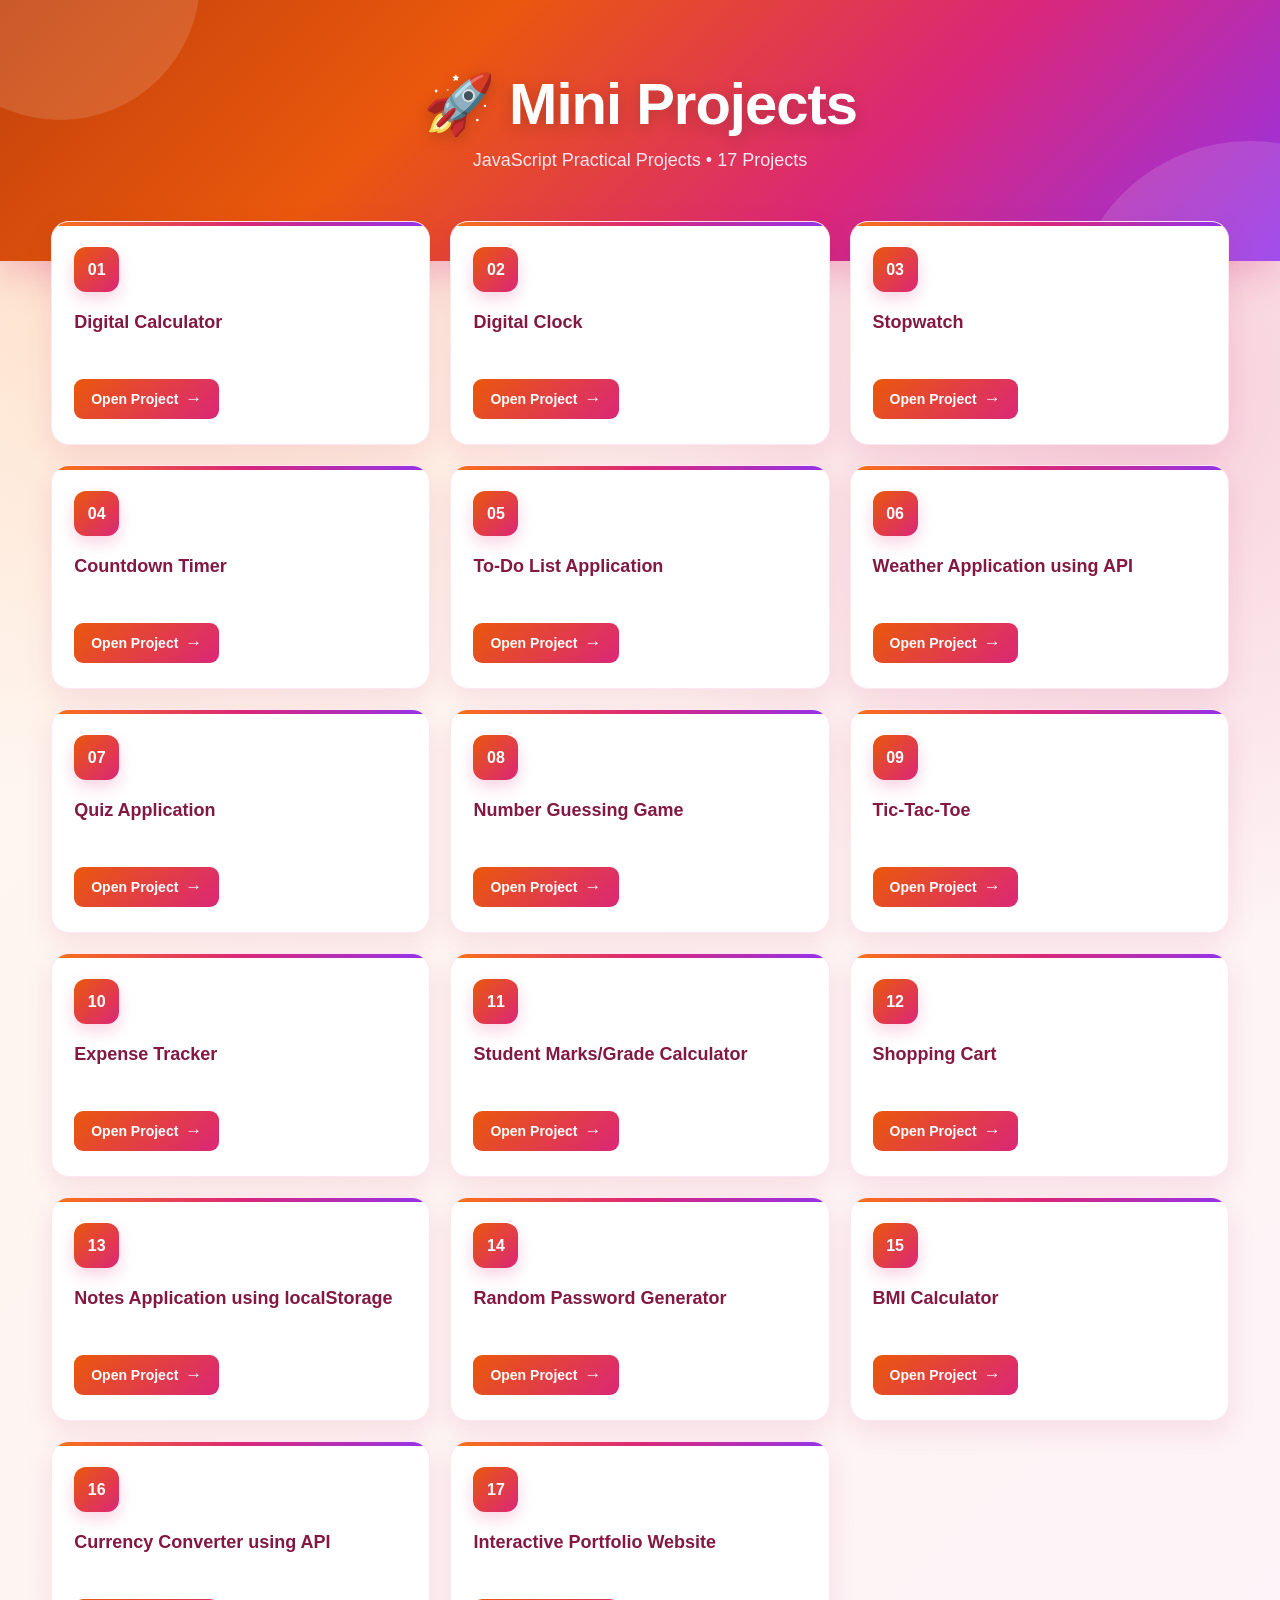
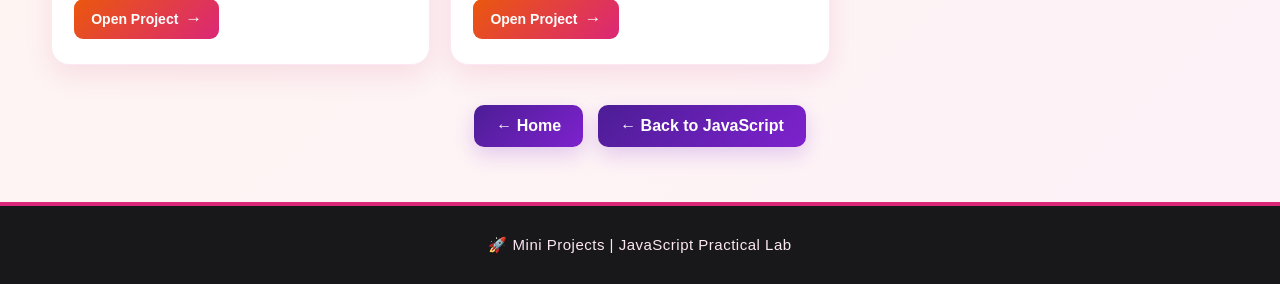
<file: mini-projects/index.html>
<!DOCTYPE html>
<html lang="en">

<head>

    <meta charset="UTF-8">

    <meta name="viewport"
          content="width=device-width, initial-scale=1.0">

    <title>Mini Projects | JavaScript</title>

    <style>

        * {
            margin: 0;
            padding: 0;
            box-sizing: border-box;
        }


        body {
            font-family: "Segoe UI", Arial, sans-serif;

            min-height: 100vh;

            color: #374151;

            background:
                radial-gradient(
                    circle at 10% 10%,
                    rgba(249, 115, 22, 0.18),
                    transparent 30%
                ),

                radial-gradient(
                    circle at 90% 20%,
                    rgba(219, 39, 119, 0.18),
                    transparent 30%
                ),

                linear-gradient(
                    135deg,
                    #fff7ed,
                    #fdf2f8
                );
        }


        /* =========================
           HEADER
        ========================= */

        header {
            position: relative;

            overflow: hidden;

            text-align: center;

            color: white;

            padding: 70px 20px 90px;

            background:
                linear-gradient(
                    135deg,
                    #c2410c,
                    #ea580c,
                    #db2777,
                    #9333ea
                );

            box-shadow:
                0 12px 35px
                rgba(219, 39, 119, 0.25);
        }


        header::before,
        header::after {
            content: "";

            position: absolute;

            border-radius: 50%;

            background:
                rgba(255, 255, 255, 0.13);
        }


        header::before {
            width: 280px;
            height: 280px;

            top: -160px;
            left: -80px;
        }


        header::after {
            width: 360px;
            height: 360px;

            right: -150px;
            bottom: -240px;
        }


        header h1 {
            position: relative;

            z-index: 1;

            font-size:
                clamp(38px, 6vw, 58px);

            font-weight: 800;

            letter-spacing: -1px;

            margin-bottom: 12px;

            text-shadow:
                0 4px 15px
                rgba(0, 0, 0, 0.18);
        }


        header p {
            position: relative;

            z-index: 1;

            font-size: 18px;

            color: #fce7f3;
        }


        /* =========================
           MAIN
        ========================= */

        .container {
            width: min(1180px, 92%);

            margin:
                -40px auto
                55px;

            position: relative;

            z-index: 2;
        }


        /* =========================
           GRID
        ========================= */

        .program-grid {
            display: grid;

            grid-template-columns:
                repeat(
                    auto-fit,
                    minmax(280px, 1fr)
                );

            gap: 20px;
        }


        /* =========================
           CARD
        ========================= */

        .program-card {
            position: relative;

            overflow: hidden;

            background: white;

            padding: 25px 22px;

            border-radius: 18px;

            border:
                1px solid
                #fce7f3;

            box-shadow:
                0 10px 28px
                rgba(190, 24, 93, 0.10);

            transition:
                transform 0.25s ease,
                box-shadow 0.25s ease;
        }


        .program-card::before {
            content: "";

            position: absolute;

            top: 0;
            left: 0;

            width: 100%;
            height: 4px;

            background:
                linear-gradient(
                    90deg,
                    #f97316,
                    #db2777,
                    #9333ea
                );
        }


        .program-card:hover {
            transform:
                translateY(-8px);

            box-shadow:
                0 20px 40px
                rgba(219, 39, 119, 0.18);
        }


        /* =========================
           NUMBER
        ========================= */

        .number {
            width: 45px;
            height: 45px;

            display: flex;

            align-items: center;
            justify-content: center;

            border-radius: 12px;

            margin-bottom: 17px;

            color: white;

            font-size: 16px;

            font-weight: 800;

            background:
                linear-gradient(
                    135deg,
                    #ea580c,
                    #db2777
                );

            box-shadow:
                0 7px 16px
                rgba(219, 39, 119, 0.20);
        }


        /* =========================
           TITLE
        ========================= */

        .program-card h2 {
            color: #831843;

            font-size: 18px;

            line-height: 1.45;

            min-height: 52px;

            margin-bottom: 18px;
        }


        /* =========================
           BUTTON
        ========================= */

        .open-btn {
            display: inline-flex;

            align-items: center;

            justify-content: center;

            gap: 7px;

            padding:
                10px 17px;

            border-radius: 9px;

            color: white;

            background:
                linear-gradient(
                    135deg,
                    #ea580c,
                    #db2777
                );

            text-decoration: none;

            font-size: 14px;

            font-weight: 700;

            transition:
                transform 0.2s ease,
                box-shadow 0.2s ease;
        }


        .open-btn::after {
            content: "→";

            font-size: 17px;
        }


        .open-btn:hover {
            transform:
                translateY(-2px);

            box-shadow:
                0 8px 18px
                rgba(219, 39, 119, 0.30);

            background:
                linear-gradient(
                    135deg,
                    #db2777,
                    #9333ea
                );
        }


        /* =========================
           NAVIGATION
        ========================= */

        .nav {
            display: flex;

            justify-content: center;

            gap: 15px;

            flex-wrap: wrap;

            margin-top: 40px;
        }


        .nav-btn {
            display: inline-flex;

            align-items: center;

            justify-content: center;

            padding:
                12px 22px;

            border-radius: 10px;

            color: white;

            background:
                linear-gradient(
                    135deg,
                    #4c1d95,
                    #7e22ce
                );

            text-decoration: none;

            font-weight: 800;

            box-shadow:
                0 8px 20px
                rgba(126, 34, 206, 0.20);

            transition:
                transform 0.2s ease,
                background 0.2s ease;
        }


        .nav-btn:hover {
            transform:
                translateY(-3px);

            background:
                linear-gradient(
                    135deg,
                    #ea580c,
                    #db2777
                );
        }


        /* =========================
           FOOTER
        ========================= */

        footer {
            margin-top: 55px;

            padding: 30px 20px;

            text-align: center;

            color: #fce7f3;

            background:
                #18181b;

            border-top:
                4px solid
                #db2777;
        }


        footer p {
            font-size: 15px;

            letter-spacing: 0.5px;
        }


        /* =========================
           MOBILE
        ========================= */

        @media (max-width: 600px) {

            header {
                padding:
                    55px 16px
                    75px;
            }


            header h1 {
                font-size: 36px;
            }


            header p {
                font-size: 16px;
            }


            .container {
                width: 94%;

                margin-top: -28px;
            }


            .program-grid {
                grid-template-columns: 1fr;

                gap: 16px;
            }


            .program-card {
                padding:
                    23px 20px;
            }


            .program-card h2 {
                min-height: auto;
            }


            .nav {
                flex-direction: column;

                align-items: center;
            }


            .nav-btn {
                width: 100%;

                max-width: 280px;
            }

        }

    </style>

</head>


<body>


    <!-- =========================
         HEADER
    ========================= -->

    <header>

        <h1>🚀 Mini Projects</h1>

        <p>
            JavaScript Practical Projects • 17 Projects
        </p>

    </header>


    <!-- =========================
         MAIN
    ========================= -->

    <main class="container">

        <div class="program-grid">


            <!-- 01 -->

            <div class="program-card">

                <div class="number">01</div>

                <h2>Digital Calculator</h2>

                <a class="open-btn"
                   href="digital-calculator.html">
                    Open Project
                </a>

            </div>


            <!-- 02 -->

            <div class="program-card">

                <div class="number">02</div>

                <h2>Digital Clock</h2>

                <a class="open-btn"
                   href="digital-clock.html">
                    Open Project
                </a>

            </div>


            <!-- 03 -->

            <div class="program-card">

                <div class="number">03</div>

                <h2>Stopwatch</h2>

                <a class="open-btn"
                   href="stopwatch.html">
                    Open Project
                </a>

            </div>


            <!-- 04 -->

            <div class="program-card">

                <div class="number">04</div>

                <h2>Countdown Timer</h2>

                <a class="open-btn"
                   href="countdown-timer.html">
                    Open Project
                </a>

            </div>


            <!-- 05 -->

            <div class="program-card">

                <div class="number">05</div>

                <h2>To-Do List Application</h2>

                <a class="open-btn"
                   href="todo-list.html">
                    Open Project
                </a>

            </div>


            <!-- 06 -->

            <div class="program-card">

                <div class="number">06</div>

                <h2>Weather Application using API</h2>

                <a class="open-btn"
                   href="weather-app.html">
                    Open Project
                </a>

            </div>


            <!-- 07 -->

            <div class="program-card">

                <div class="number">07</div>

                <h2>Quiz Application</h2>

                <a class="open-btn"
                   href="quiz-application.html">
                    Open Project
                </a>

            </div>


            <!-- 08 -->

            <div class="program-card">

                <div class="number">08</div>

                <h2>Number Guessing Game</h2>

                <a class="open-btn"
                   href="number-guessing-game.html">
                    Open Project
                </a>

            </div>


            <!-- 09 -->

            <div class="program-card">

                <div class="number">09</div>

                <h2>Tic-Tac-Toe</h2>

                <a class="open-btn"
                   href="tic-tac-toe.html">
                    Open Project
                </a>

            </div>


            <!-- 10 -->

            <div class="program-card">

                <div class="number">10</div>

                <h2>Expense Tracker</h2>

                <a class="open-btn"
                   href="expense-tracker.html">
                    Open Project
                </a>

            </div>


            <!-- 11 -->

            <div class="program-card">

                <div class="number">11</div>

                <h2>Student Marks/Grade Calculator</h2>

                <a class="open-btn"
                   href="student-grade-calculator.html">
                    Open Project
                </a>

            </div>


            <!-- 12 -->

            <div class="program-card">

                <div class="number">12</div>

                <h2>Shopping Cart</h2>

                <a class="open-btn"
                   href="shopping-cart.html">
                    Open Project
                </a>

            </div>


            <!-- 13 -->

            <div class="program-card">

                <div class="number">13</div>

                <h2>Notes Application using localStorage</h2>

                <a class="open-btn"
                   href="notes-app.html">
                    Open Project
                </a>

            </div>


            <!-- 14 -->

            <div class="program-card">

                <div class="number">14</div>

                <h2>Random Password Generator</h2>

                <a class="open-btn"
                   href="random-password-generator.html">
                    Open Project
                </a>

            </div>


            <!-- 15 -->

            <div class="program-card">

                <div class="number">15</div>

                <h2>BMI Calculator</h2>

                <a class="open-btn"
                   href="bmi-calculator.html">
                    Open Project
                </a>

            </div>


            <!-- 16 -->

            <div class="program-card">

                <div class="number">16</div>

                <h2>Currency Converter using API</h2>

                <a class="open-btn"
                   href="currency-converter.html">
                    Open Project
                </a>

            </div>


            <!-- 17 -->

            <div class="program-card">

                <div class="number">17</div>

                <h2>Interactive Portfolio Website</h2>

                <a class="open-btn"
                   href="portfolio.html">
                    Open Project
                </a>

            </div>


        </div>


        <!-- NAVIGATION -->

        <nav class="nav">

            <a class="nav-btn"
               href="../../index.html">

                ← Home

            </a>


            <a class="nav-btn"
               href="../index.html">

                ← Back to JavaScript

            </a>

        </nav>

    </main>


    <!-- =========================
         FOOTER
    ========================= -->

    <footer>

        <p>
            🚀 Mini Projects | JavaScript Practical Lab
        </p>

    </footer>


</body>

</html>
</file>
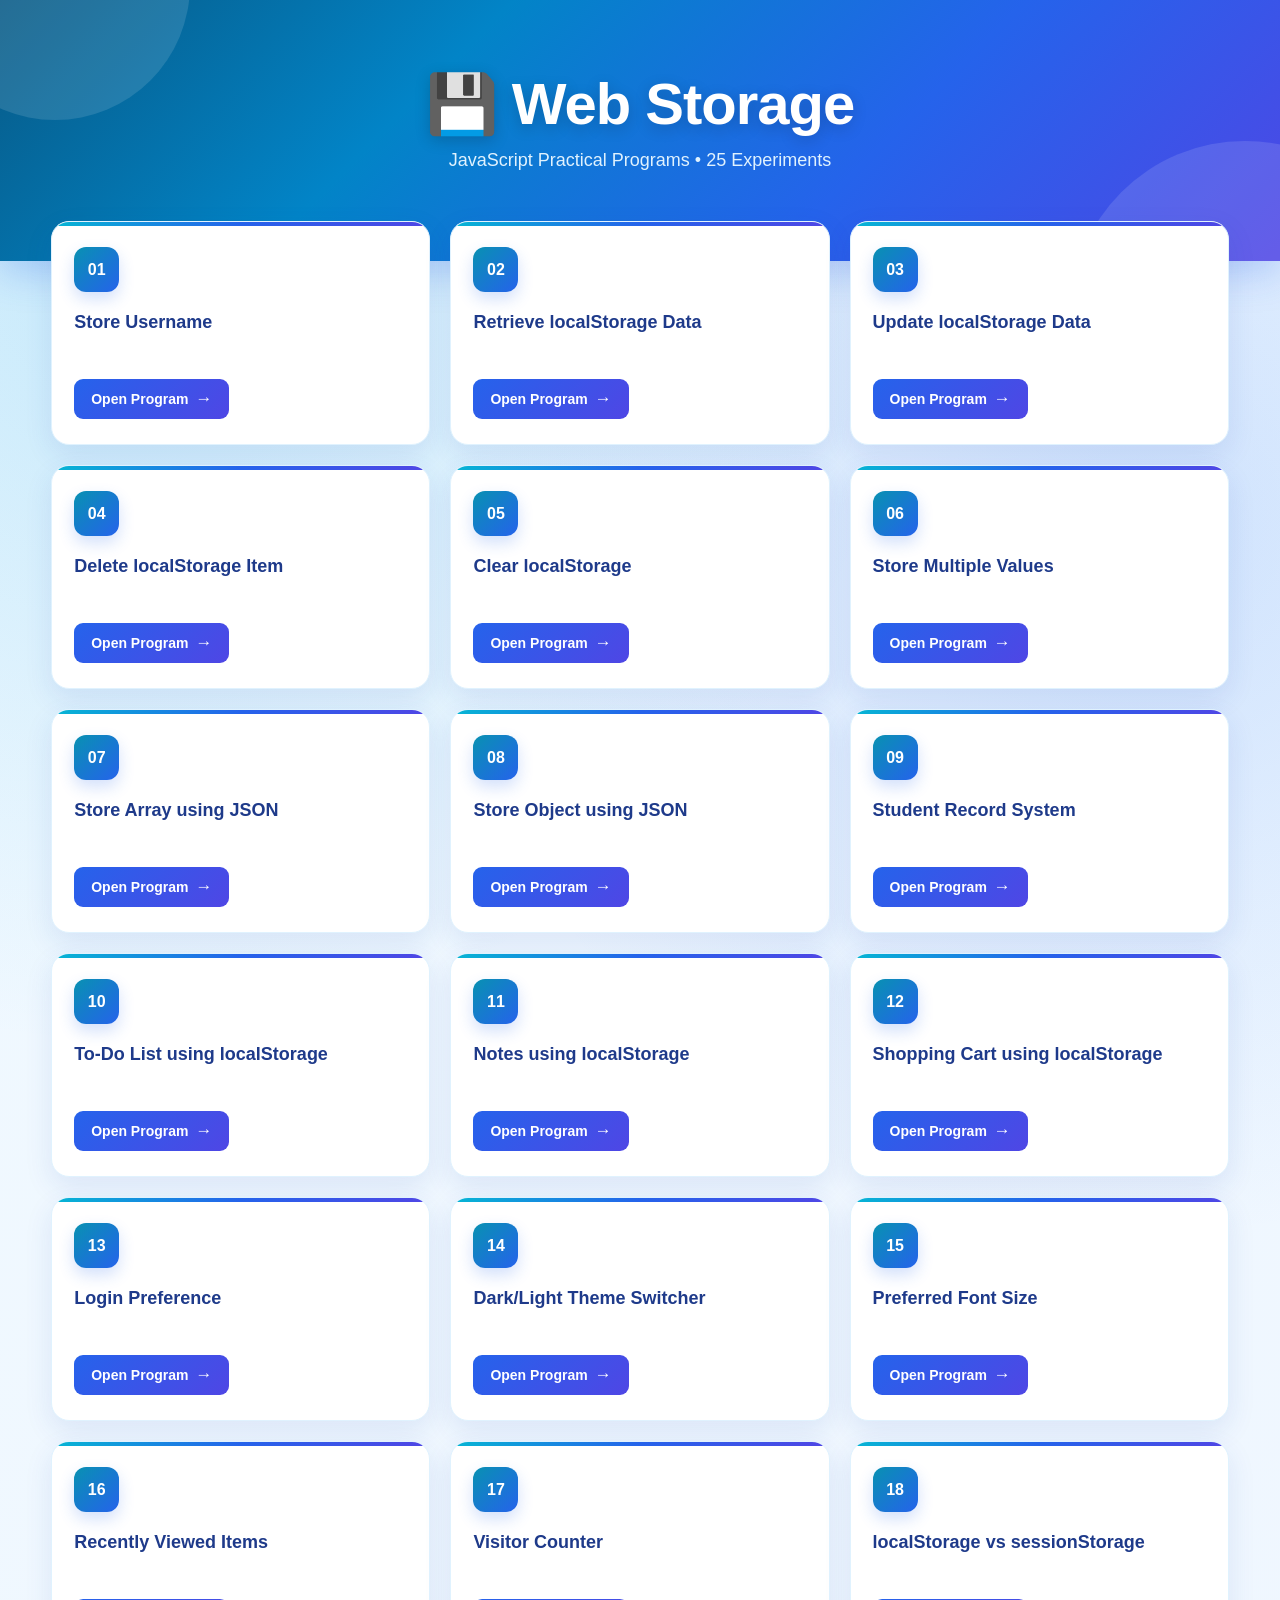
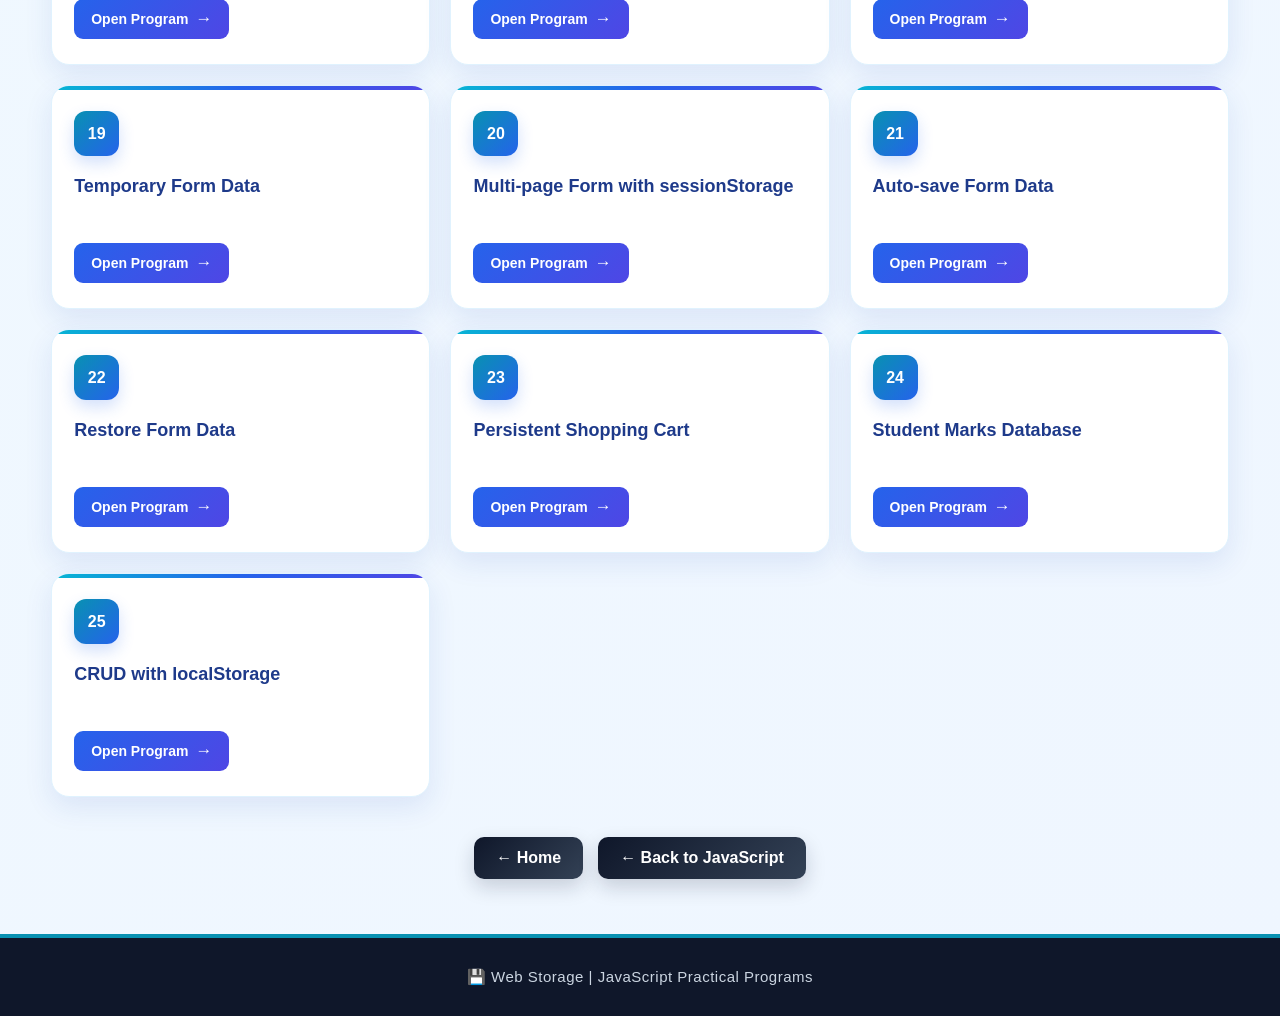
<file: storage/index.html>
<!DOCTYPE html>
<html lang="en">

<head>
    <meta charset="UTF-8">
    <meta name="viewport" content="width=device-width, initial-scale=1.0">

    <title>Web Storage | JavaScript</title>

    <style>

        * {
            margin: 0;
            padding: 0;
            box-sizing: border-box;
        }

        body {
            font-family: "Segoe UI", Arial, sans-serif;
            min-height: 100vh;
            color: #334155;

            background:
                radial-gradient(
                    circle at 10% 10%,
                    rgba(14, 165, 233, 0.18),
                    transparent 30%
                ),
                radial-gradient(
                    circle at 90% 20%,
                    rgba(59, 130, 246, 0.18),
                    transparent 30%
                ),
                linear-gradient(
                    135deg,
                    #f0f9ff,
                    #eff6ff
                );
        }


        /* =========================
           HEADER
        ========================= */

        header {
            position: relative;
            overflow: hidden;

            text-align: center;

            color: white;

            padding: 70px 20px 90px;

            background:
                linear-gradient(
                    135deg,
                    #075985,
                    #0284c7,
                    #2563eb,
                    #4f46e5
                );

            box-shadow:
                0 12px 35px
                rgba(37, 99, 235, 0.25);
        }


        header::before,
        header::after {
            content: "";

            position: absolute;

            border-radius: 50%;

            background:
                rgba(255, 255, 255, 0.12);
        }


        header::before {
            width: 270px;
            height: 270px;

            top: -150px;
            left: -80px;
        }


        header::after {
            width: 350px;
            height: 350px;

            right: -140px;
            bottom: -230px;
        }


        header h1 {
            position: relative;
            z-index: 1;

            font-size:
                clamp(38px, 6vw, 58px);

            font-weight: 800;

            letter-spacing: -1px;

            margin-bottom: 12px;

            text-shadow:
                0 4px 15px
                rgba(0, 0, 0, 0.18);
        }


        header p {
            position: relative;
            z-index: 1;

            font-size: 18px;

            color: #e0f2fe;
        }


        /* =========================
           MAIN
        ========================= */

        .container {
            width: min(1180px, 92%);

            margin:
                -40px auto
                55px;

            position: relative;

            z-index: 2;
        }


        /* =========================
           PROGRAM GRID
        ========================= */

        .program-grid {
            display: grid;

            grid-template-columns:
                repeat(
                    auto-fit,
                    minmax(280px, 1fr)
                );

            gap: 20px;
        }


        /* =========================
           PROGRAM CARD
        ========================= */

        .program-card {
            position: relative;

            overflow: hidden;

            background: white;

            padding: 25px 22px;

            border-radius: 18px;

            box-shadow:
                0 10px 28px
                rgba(30, 64, 175, 0.10);

            border:
                1px solid
                #e0f2fe;

            transition:
                transform 0.25s ease,
                box-shadow 0.25s ease;
        }


        .program-card::before {
            content: "";

            position: absolute;

            top: 0;
            left: 0;

            width: 100%;
            height: 4px;

            background:
                linear-gradient(
                    90deg,
                    #06b6d4,
                    #2563eb,
                    #4f46e5
                );
        }


        .program-card:hover {
            transform:
                translateY(-8px);

            box-shadow:
                0 20px 40px
                rgba(37, 99, 235, 0.18);
        }


        /* =========================
           NUMBER
        ========================= */

        .number {
            width: 45px;
            height: 45px;

            display: flex;

            align-items: center;
            justify-content: center;

            border-radius: 12px;

            margin-bottom: 17px;

            color: white;

            font-size: 16px;

            font-weight: 800;

            background:
                linear-gradient(
                    135deg,
                    #0891b2,
                    #2563eb
                );

            box-shadow:
                0 7px 16px
                rgba(37, 99, 235, 0.20);
        }


        /* =========================
           TITLE
        ========================= */

        .program-card h2 {
            color: #1e3a8a;

            font-size: 18px;

            line-height: 1.45;

            min-height: 52px;

            margin-bottom: 18px;
        }


        /* =========================
           BUTTON
        ========================= */

        .open-btn {
            display: inline-flex;

            align-items: center;
            justify-content: center;

            gap: 7px;

            padding:
                10px 17px;

            border-radius: 9px;

            color: white;

            background:
                linear-gradient(
                    135deg,
                    #2563eb,
                    #4f46e5
                );

            text-decoration: none;

            font-size: 14px;

            font-weight: 700;

            transition:
                transform 0.2s ease,
                box-shadow 0.2s ease;
        }


        .open-btn::after {
            content: "→";

            font-size: 17px;
        }


        .open-btn:hover {
            transform:
                translateY(-2px);

            box-shadow:
                0 8px 18px
                rgba(37, 99, 235, 0.30);

            background:
                linear-gradient(
                    135deg,
                    #0891b2,
                    #2563eb
                );
        }


        /* =========================
           NAVIGATION
        ========================= */

        .nav {
            display: flex;

            justify-content: center;

            gap: 15px;

            flex-wrap: wrap;

            margin-top: 40px;
        }


        .nav-btn {
            display: inline-flex;

            align-items: center;
            justify-content: center;

            padding:
                12px 22px;

            border-radius: 10px;

            color: white;

            background:
                linear-gradient(
                    135deg,
                    #0f172a,
                    #334155
                );

            text-decoration: none;

            font-weight: 800;

            box-shadow:
                0 8px 20px
                rgba(15, 23, 42, 0.18);

            transition:
                transform 0.2s ease,
                background 0.2s ease;
        }


        .nav-btn:hover {
            transform:
                translateY(-3px);

            background:
                linear-gradient(
                    135deg,
                    #0891b2,
                    #2563eb
                );
        }


        /* =========================
           FOOTER
        ========================= */

        footer {
            margin-top: 55px;

            padding: 30px 20px;

            text-align: center;

            color: #cbd5e1;

            background: #0f172a;

            border-top:
                4px solid #0891b2;
        }


        footer p {
            font-size: 15px;

            letter-spacing: 0.5px;
        }


        /* =========================
           MOBILE
        ========================= */

        @media (max-width: 600px) {

            header {
                padding:
                    55px 16px
                    75px;
            }


            header h1 {
                font-size: 36px;
            }


            header p {
                font-size: 16px;
            }


            .container {
                width: 94%;

                margin-top: -28px;
            }


            .program-grid {
                grid-template-columns: 1fr;

                gap: 16px;
            }


            .program-card {
                padding: 23px 20px;
            }


            .program-card h2 {
                min-height: auto;
            }


            .nav {
                flex-direction: column;
                align-items: center;
            }


            .nav-btn {
                width: 100%;
                max-width: 280px;
            }

        }

    </style>

</head>


<body>


    <!-- HEADER -->

    <header>

        <h1>💾 Web Storage</h1>

        <p>
            JavaScript Practical Programs • 25 Experiments
        </p>

    </header>


    <!-- MAIN -->

    <main class="container">

        <div class="program-grid">


            <!-- 01 -->

            <div class="program-card">

                <div class="number">01</div>

                <h2>Store Username</h2>

                <a class="open-btn"
                   href="storage-01-store-username.html">
                    Open Program
                </a>

            </div>


            <!-- 02 -->

            <div class="program-card">

                <div class="number">02</div>

                <h2>Retrieve localStorage Data</h2>

                <a class="open-btn"
                   href="storage-02-retrieve-data.html">
                    Open Program
                </a>

            </div>


            <!-- 03 -->

            <div class="program-card">

                <div class="number">03</div>

                <h2>Update localStorage Data</h2>

                <a class="open-btn"
                   href="storage-03-update-data.html">
                    Open Program
                </a>

            </div>


            <!-- 04 -->

            <div class="program-card">

                <div class="number">04</div>

                <h2>Delete localStorage Item</h2>

                <a class="open-btn"
                   href="storage-04-delete-data.html">
                    Open Program
                </a>

            </div>


            <!-- 05 -->

            <div class="program-card">

                <div class="number">05</div>

                <h2>Clear localStorage</h2>

                <a class="open-btn"
                   href="storage-05-clear-data.html">
                    Open Program
                </a>

            </div>


            <!-- 06 -->

            <div class="program-card">

                <div class="number">06</div>

                <h2>Store Multiple Values</h2>

                <a class="open-btn"
                   href="storage-06-multiple-values.html">
                    Open Program
                </a>

            </div>


            <!-- 07 -->

            <div class="program-card">

                <div class="number">07</div>

                <h2>Store Array using JSON</h2>

                <a class="open-btn"
                   href="storage-07-array-json.html">
                    Open Program
                </a>

            </div>


            <!-- 08 -->

            <div class="program-card">

                <div class="number">08</div>

                <h2>Store Object using JSON</h2>

                <a class="open-btn"
                   href="storage-08-object-json.html">
                    Open Program
                </a>

            </div>


            <!-- 09 -->

            <div class="program-card">

                <div class="number">09</div>

                <h2>Student Record System</h2>

                <a class="open-btn"
                   href="storage-09-student-record.html">
                    Open Program
                </a>

            </div>


            <!-- 10 -->

            <div class="program-card">

                <div class="number">10</div>

                <h2>To-Do List using localStorage</h2>

                <a class="open-btn"
                   href="storage-10-todo-localstorage.html">
                    Open Program
                </a>

            </div>


            <!-- 11 -->

            <div class="program-card">

                <div class="number">11</div>

                <h2>Notes using localStorage</h2>

                <a class="open-btn"
                   href="storage-11-notes.html">
                    Open Program
                </a>

            </div>


            <!-- 12 -->

            <div class="program-card">

                <div class="number">12</div>

                <h2>Shopping Cart using localStorage</h2>

                <a class="open-btn"
                   href="storage-12-shopping-cart.html">
                    Open Program
                </a>

            </div>


            <!-- 13 -->

            <div class="program-card">

                <div class="number">13</div>

                <h2>Login Preference</h2>

                <a class="open-btn"
                   href="storage-13-login-preference.html">
                    Open Program
                </a>

            </div>


            <!-- 14 -->

            <div class="program-card">

                <div class="number">14</div>

                <h2>Dark/Light Theme Switcher</h2>

                <a class="open-btn"
                   href="storage-14-theme-switcher.html">
                    Open Program
                </a>

            </div>


            <!-- 15 -->

            <div class="program-card">

                <div class="number">15</div>

                <h2>Preferred Font Size</h2>

                <a class="open-btn"
                   href="storage-15-font-size.html">
                    Open Program
                </a>

            </div>


            <!-- 16 -->

            <div class="program-card">

                <div class="number">16</div>

                <h2>Recently Viewed Items</h2>

                <a class="open-btn"
                   href="storage-16-recent-items.html">
                    Open Program
                </a>

            </div>


            <!-- 17 -->

            <div class="program-card">

                <div class="number">17</div>

                <h2>Visitor Counter</h2>

                <a class="open-btn"
                   href="storage-17-visitor-counter.html">
                    Open Program
                </a>

            </div>


            <!-- 18 -->

            <div class="program-card">

                <div class="number">18</div>

                <h2>localStorage vs sessionStorage</h2>

                <a class="open-btn"
                   href="storage-18-compare-storage.html">
                    Open Program
                </a>

            </div>


            <!-- 19 -->

            <div class="program-card">

                <div class="number">19</div>

                <h2>Temporary Form Data</h2>

                <a class="open-btn"
                   href="storage-19-session-form.html">
                    Open Program
                </a>

            </div>


            <!-- 20 -->

            <div class="program-card">

                <div class="number">20</div>

                <h2>Multi-page Form with sessionStorage</h2>

                <a class="open-btn"
                   href="storage-20-multipage-form.html">
                    Open Program
                </a>

            </div>


            <!-- 21 -->

            <div class="program-card">

                <div class="number">21</div>

                <h2>Auto-save Form Data</h2>

                <a class="open-btn"
                   href="storage-21-auto-save-form.html">
                    Open Program
                </a>

            </div>


            <!-- 22 -->

            <div class="program-card">

                <div class="number">22</div>

                <h2>Restore Form Data</h2>

                <a class="open-btn"
                   href="storage-22-restore-form.html">
                    Open Program
                </a>

            </div>


            <!-- 23 -->

            <div class="program-card">

                <div class="number">23</div>

                <h2>Persistent Shopping Cart</h2>

                <a class="open-btn"
                   href="storage-23-persistent-cart.html">
                    Open Program
                </a>

            </div>


            <!-- 24 -->

            <div class="program-card">

                <div class="number">24</div>

                <h2>Student Marks Database</h2>

                <a class="open-btn"
                   href="storage-24-student-marks-db.html">
                    Open Program
                </a>

            </div>


            <!-- 25 -->

            <div class="program-card">

                <div class="number">25</div>

                <h2>CRUD with localStorage</h2>

                <a class="open-btn"
                   href="storage-25-crud.html">
                    Open Program
                </a>

            </div>


        </div>


        <!-- NAVIGATION -->

        <nav class="nav">

            <a class="nav-btn"
               href="../../index.html">

                ← Home

            </a>


            <a class="nav-btn"
               href="../index.html">

                ← Back to JavaScript

            </a>

        </nav>

    </main>


    <!-- FOOTER -->

    <footer>

        <p>
            💾 Web Storage | JavaScript Practical Programs
        </p>

    </footer>


</body>

</html>
</file>
